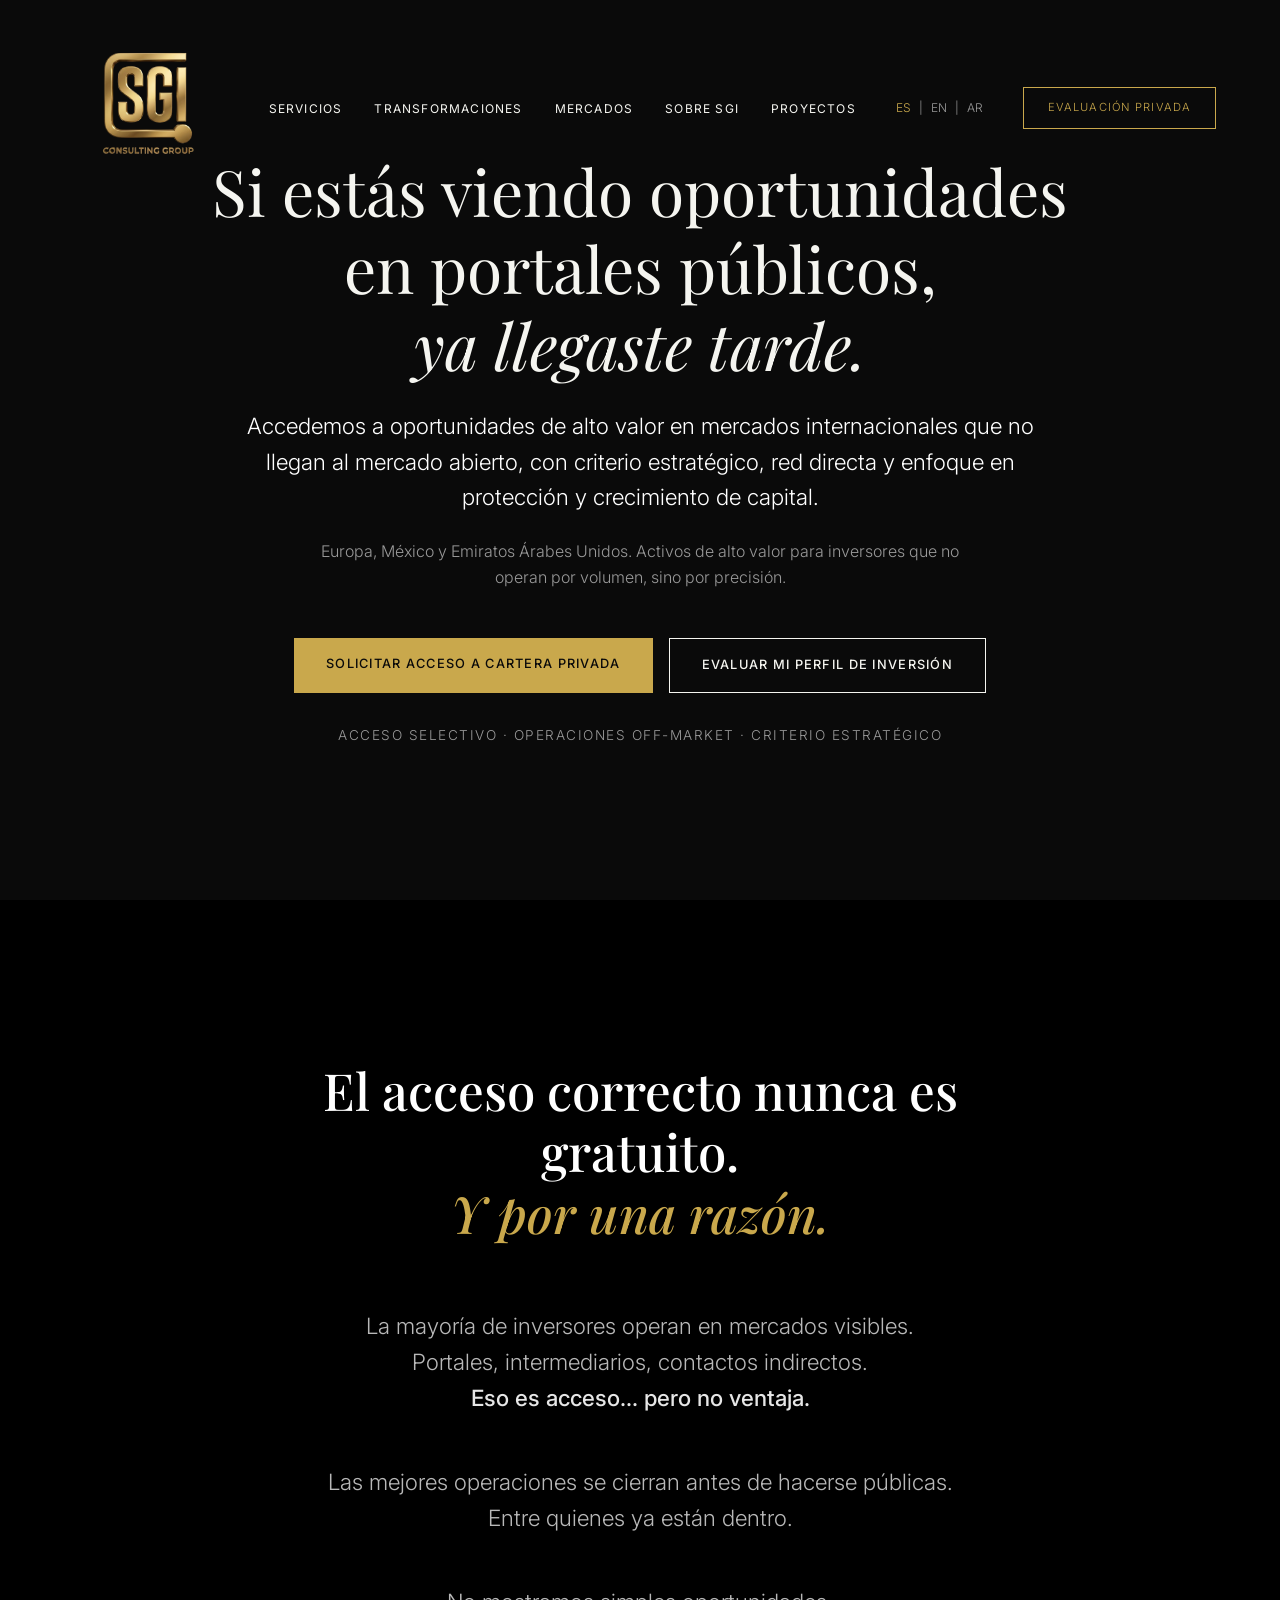
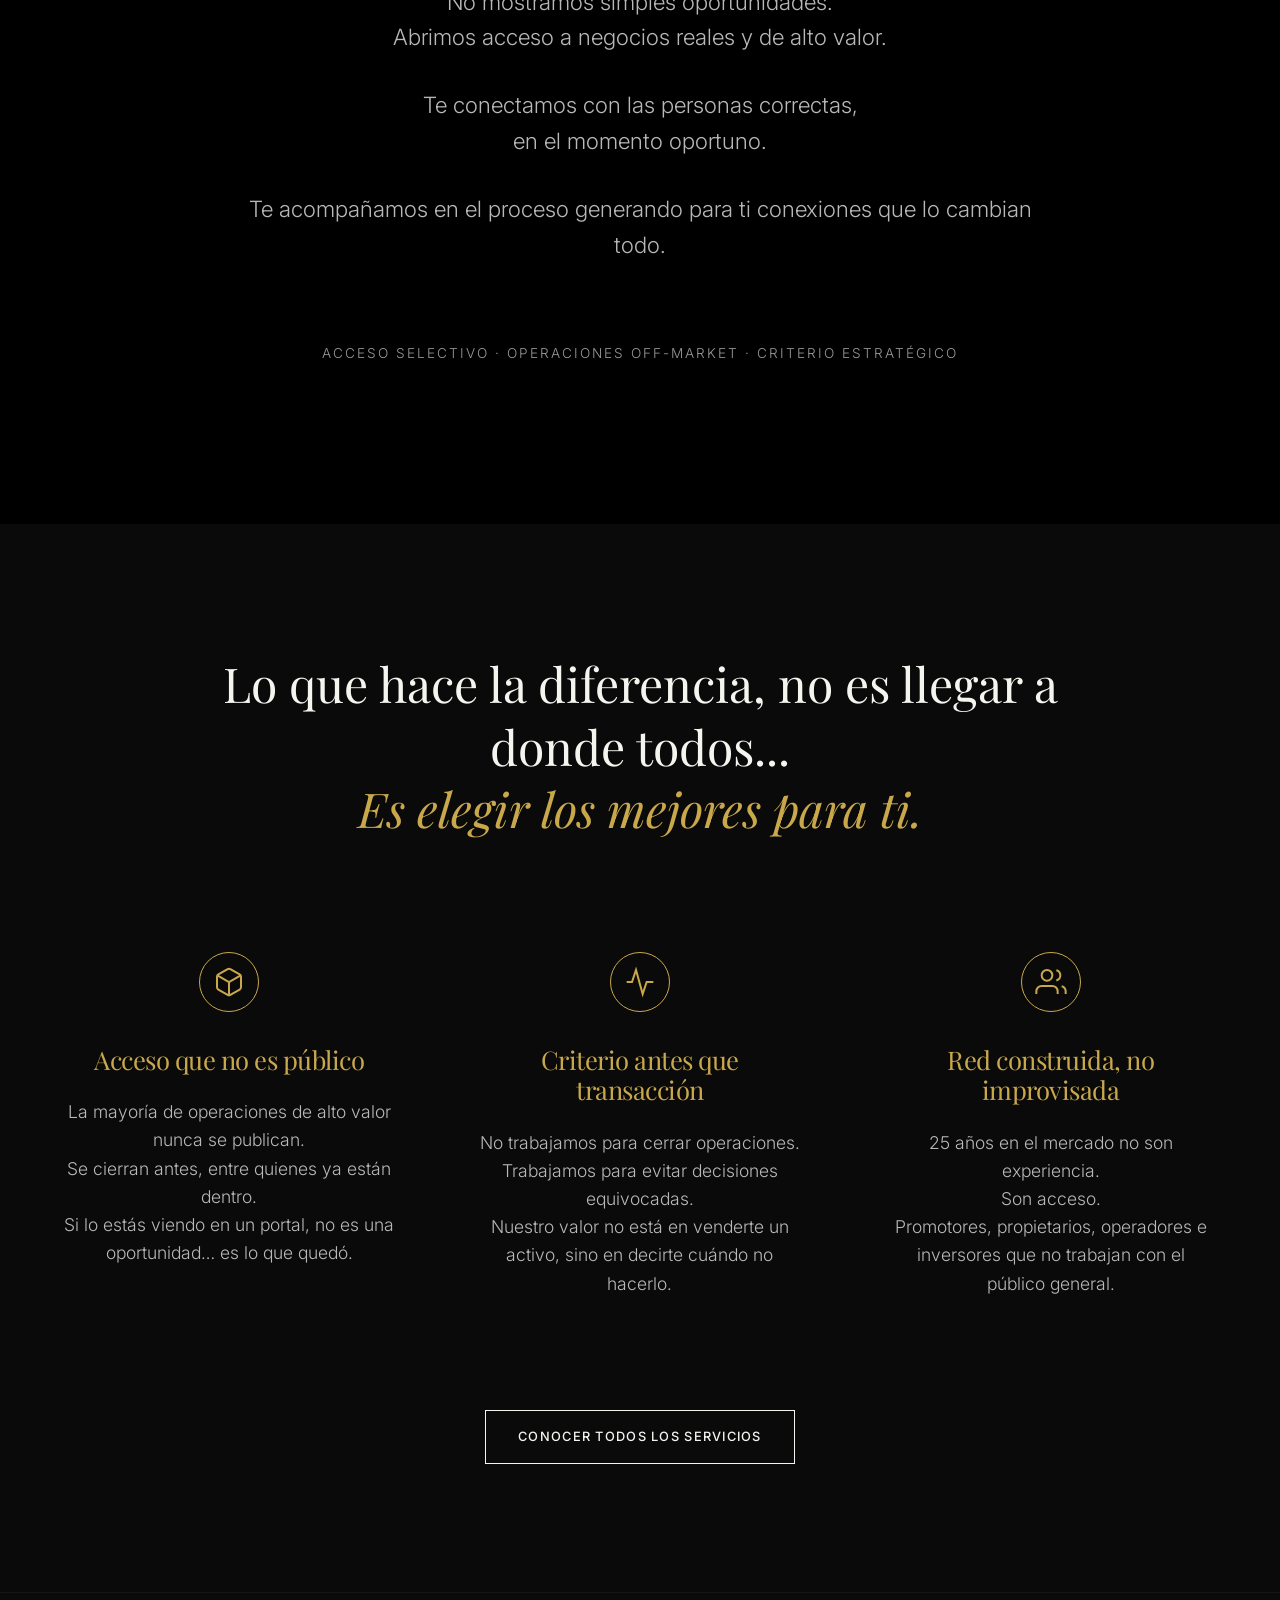
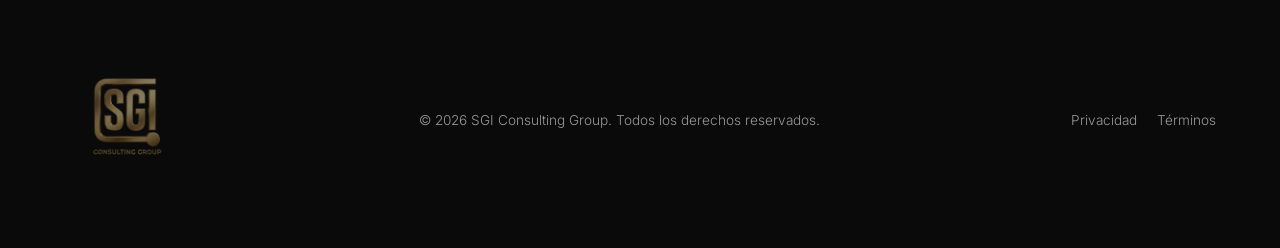
<file: index.html>
<!DOCTYPE html>
<html lang="es">
<head>
  <meta charset="UTF-8">
  <meta name="viewport" content="width=device-width, initial-scale=1.0">
  <title>SGI Consulting Group - Web Corporativa Premium</title>
  <link rel="preconnect" href="https://fonts.googleapis.com">
  <link rel="preconnect" href="https://fonts.gstatic.com" crossorigin>
  <link href="https://fonts.googleapis.com/css2?family=Inter:wght@300;400;500;600&family=Playfair+Display:ital,wght@0,400;0,500;0,600;0,700;1,400&display=swap" rel="stylesheet">
  <link rel="stylesheet" href="style.css?v=3">
</head>
<body>

  <!-- NAVBAR -->
  <nav id="navbar">
    <a href="index.html" class="nav-logo">
      <img src="Logo.png" alt="SGI Consulting Group">
    </a>
    <div class="nav-right">
      <ul class="nav-links">
        <li><a href="servicios.html?v=3">Servicios</a></li>
        <li><a href="transformaciones-estrategicas.html?v=3">Transformaciones</a></li>
        <li><a href="mercados.html?v=3">Mercados</a></li>
        <li><a href="sobre-sgi.html?v=3">Sobre SGI</a></li>
        <li><a href="proyectos.html?v=3">Proyectos</a></li>
      </ul>
      <div class="lang-selector">
        <span class="active">ES</span> | <span>EN</span> | <span>AR</span>
      </div>
      <a href="agendar-llamada.html?v=3" class="nav-cta">Evaluación Privada</a>
    </div>
    <div class="hamburger">
      <span></span><span></span><span></span>
    </div>
  </nav>

  <!-- HERO -->
  <section class="hero">
    <div class="hero-content">
      <h1>Si estás viendo oportunidades en portales públicos,<br><em>ya llegaste tarde.</em></h1>
      <p style="font-size: clamp(1.2rem, 2vw, 1.4rem); color: #FFF; max-width: 800px; margin-bottom: 1.5rem;">
        Accedemos a oportunidades de alto valor en mercados internacionales que no llegan al mercado abierto, con criterio estratégico, red directa y enfoque en protección y crecimiento de capital.
      </p>
      <p style="font-size: 1rem; color: var(--text-muted); max-width: 650px; margin-bottom: 3rem;">
        Europa, México y Emiratos Árabes Unidos. Activos de alto valor para inversores que no operan por volumen, sino por precisión.
      </p>
      <div class="hero-actions">
        <a href="agendar-llamada.html?v=3" class="btn btn-gold">Solicitar acceso a cartera privada</a>
        <a href="agendar-llamada.html?v=3" class="btn btn-outline">Evaluar mi perfil de inversión</a>
      </div>
      <div style="margin-top: 2rem; font-size: 0.85rem; color: var(--text-muted); letter-spacing: 1.5px; text-transform: uppercase;">
        Acceso selectivo &middot; Operaciones off-market &middot; Criterio estratégico
      </div>
    </div>
  </section>

  <!-- EL VALOR DEL ACCESO -->
  <section style="background: #000; padding: 10rem 2rem; text-align: center;">
    <div style="max-width: 800px; margin: 0 auto;">
      <h2 style="font-family: 'Playfair Display', serif; font-size: clamp(2.5rem, 4vw, 3.5rem); font-weight: 500; color: #FFF; margin-bottom: 4rem; line-height: 1.2;">
        El acceso correcto nunca es gratuito.<br><span style="color: var(--gold); font-style: italic;">Y por una razón.</span>
      </h2>
      
      <p style="font-size: clamp(1.2rem, 2vw, 1.4rem); color: #CCC; margin-bottom: 3rem; line-height: 1.6;">
        La mayoría de inversores operan en mercados visibles.<br>
        Portales, intermediarios, contactos indirectos.<br>
        <span style="color: #FFF; font-weight: 500;">Eso es acceso&hellip; pero no ventaja.</span>
      </p>
      
      <p style="font-size: clamp(1.2rem, 2vw, 1.4rem); color: #CCC; margin-bottom: 3rem; line-height: 1.6;">
        Las mejores operaciones se cierran antes de hacerse públicas.<br>
        Entre quienes ya están dentro.
      </p>

      <p style="font-size: clamp(1.2rem, 2vw, 1.4rem); color: #CCC; margin-bottom: 2rem; line-height: 1.6;">
        No mostramos simples oportunidades.<br>
        Abrimos acceso a negocios reales y de alto valor.
      </p>

      <p style="font-size: clamp(1.2rem, 2vw, 1.4rem); color: #CCC; margin-bottom: 2rem; line-height: 1.6;">
        Te conectamos con las personas correctas,<br>
        en el momento oportuno.
      </p>

      <p style="font-size: clamp(1.2rem, 2vw, 1.4rem); color: #CCC; margin-bottom: 5rem; line-height: 1.6;">
        Te acompañamos en el proceso generando para ti conexiones que lo cambian todo.
      </p>

      <div style="font-size: 0.85rem; color: var(--text-muted); letter-spacing: 2px; text-transform: uppercase;">
        Acceso selectivo &middot; Operaciones off-market &middot; Criterio estratégico
      </div>
    </div>
  </section>

  <!-- POR QUÉ SGI -->
  <section id="nosotros" style="padding: 8rem 4rem;">
    <h2 class="section-title" style="max-width: 900px; margin: 0 auto 5rem auto; line-height: 1.3;">
      Lo que hace la diferencia, no es llegar a donde todos...<br>
      <span style="color: var(--gold); font-style: italic;">Es elegir los mejores para ti.</span>
    </h2>
    <div class="why-grid" style="gap: 5rem; max-width: 1200px; margin: 0 auto;">
      
      <div class="why-item" style="padding: 2rem 0;">
        <div class="why-icon" style="margin-bottom: 2rem;">
          <svg width="32" height="32" viewBox="0 0 24 24" fill="none" stroke="currentColor" stroke-width="1.5"><path d="M21 16V8a2 2 0 0 0-1-1.73l-7-4a2 2 0 0 0-2 0l-7 4A2 2 0 0 0 3 8v8a2 2 0 0 0 1 1.73l7 4a2 2 0 0 0 2 0l7-4A2 2 0 0 0 21 16z"></path><polyline points="3.27 6.96 12 12.01 20.73 6.96"></polyline><line x1="12" y1="22.08" x2="12" y2="12"></line></svg>
        </div>
        <h3 style="font-size: 1.6rem; margin-bottom: 1.5rem; letter-spacing: -0.5px;">Acceso que no es público</h3>
        <p style="font-size: 1.1rem; line-height: 1.6; color: #CCC;">
          La mayoría de operaciones de alto valor nunca se publican.<br>
          Se cierran antes, entre quienes ya están dentro.<br>
          Si lo estás viendo en un portal, no es una oportunidad&hellip; es lo que quedó.
        </p>
      </div>

      <div class="why-item" style="padding: 2rem 0;">
        <div class="why-icon" style="margin-bottom: 2rem;">
          <svg width="32" height="32" viewBox="0 0 24 24" fill="none" stroke="currentColor" stroke-width="1.5"><path d="M2 12h4l3-9 5 18 3-9h5"/></svg>
        </div>
        <h3 style="font-size: 1.6rem; margin-bottom: 1.5rem; letter-spacing: -0.5px;">Criterio antes que transacción</h3>
        <p style="font-size: 1.1rem; line-height: 1.6; color: #CCC;">
          No trabajamos para cerrar operaciones.<br>
          Trabajamos para evitar decisiones equivocadas.<br>
          Nuestro valor no está en venderte un activo, sino en decirte cuándo no hacerlo.
        </p>
      </div>

      <div class="why-item" style="padding: 2rem 0;">
        <div class="why-icon" style="margin-bottom: 2rem;">
          <svg width="32" height="32" viewBox="0 0 24 24" fill="none" stroke="currentColor" stroke-width="1.5"><path d="M17 21v-2a4 4 0 0 0-4-4H5a4 4 0 0 0-4 4v2"></path><circle cx="9" cy="7" r="4"></circle><path d="M23 21v-2a4 4 0 0 0-3-3.87"></path><path d="M16 3.13a4 4 0 0 1 0 7.75"></path></svg>
        </div>
        <h3 style="font-size: 1.6rem; margin-bottom: 1.5rem; letter-spacing: -0.5px;">Red construida, no improvisada</h3>
        <p style="font-size: 1.1rem; line-height: 1.6; color: #CCC;">
          25 años en el mercado no son experiencia.<br>
          Son acceso.<br>
          Promotores, propietarios, operadores e inversores que no trabajan con el público general.
        </p>
      </div>

    </div>
    <div style="text-align: center; margin-top: 5rem;">
      <a href="servicios.html?v=3" class="btn btn-outline">Conocer todos los servicios</a>
    </div>
  </section>

  <!-- FOOTER -->
  <footer>
    <div class="footer-logo">
      <a href="index.html"><img src="Logo.png" alt="SGI Consulting Group"></a>
    </div>
    <div>
      &copy; 2026 SGI Consulting Group. Todos los derechos reservados.
    </div>
    <div>
      <a href="#" style="color:var(--text-muted); text-decoration:none; margin-left:1rem;">Privacidad</a>
      <a href="#" style="color:var(--text-muted); text-decoration:none; margin-left:1rem;">Términos</a>
    </div>
  </footer>

  <script>
    // Navbar scroll effect
    window.addEventListener('scroll', () => {
      const nav = document.getElementById('navbar');
      if (window.scrollY > 50) {
        nav.classList.add('scrolled');
      } else {
        nav.classList.remove('scrolled');
      }
    });
  </script>
</body>
</html>
</file>
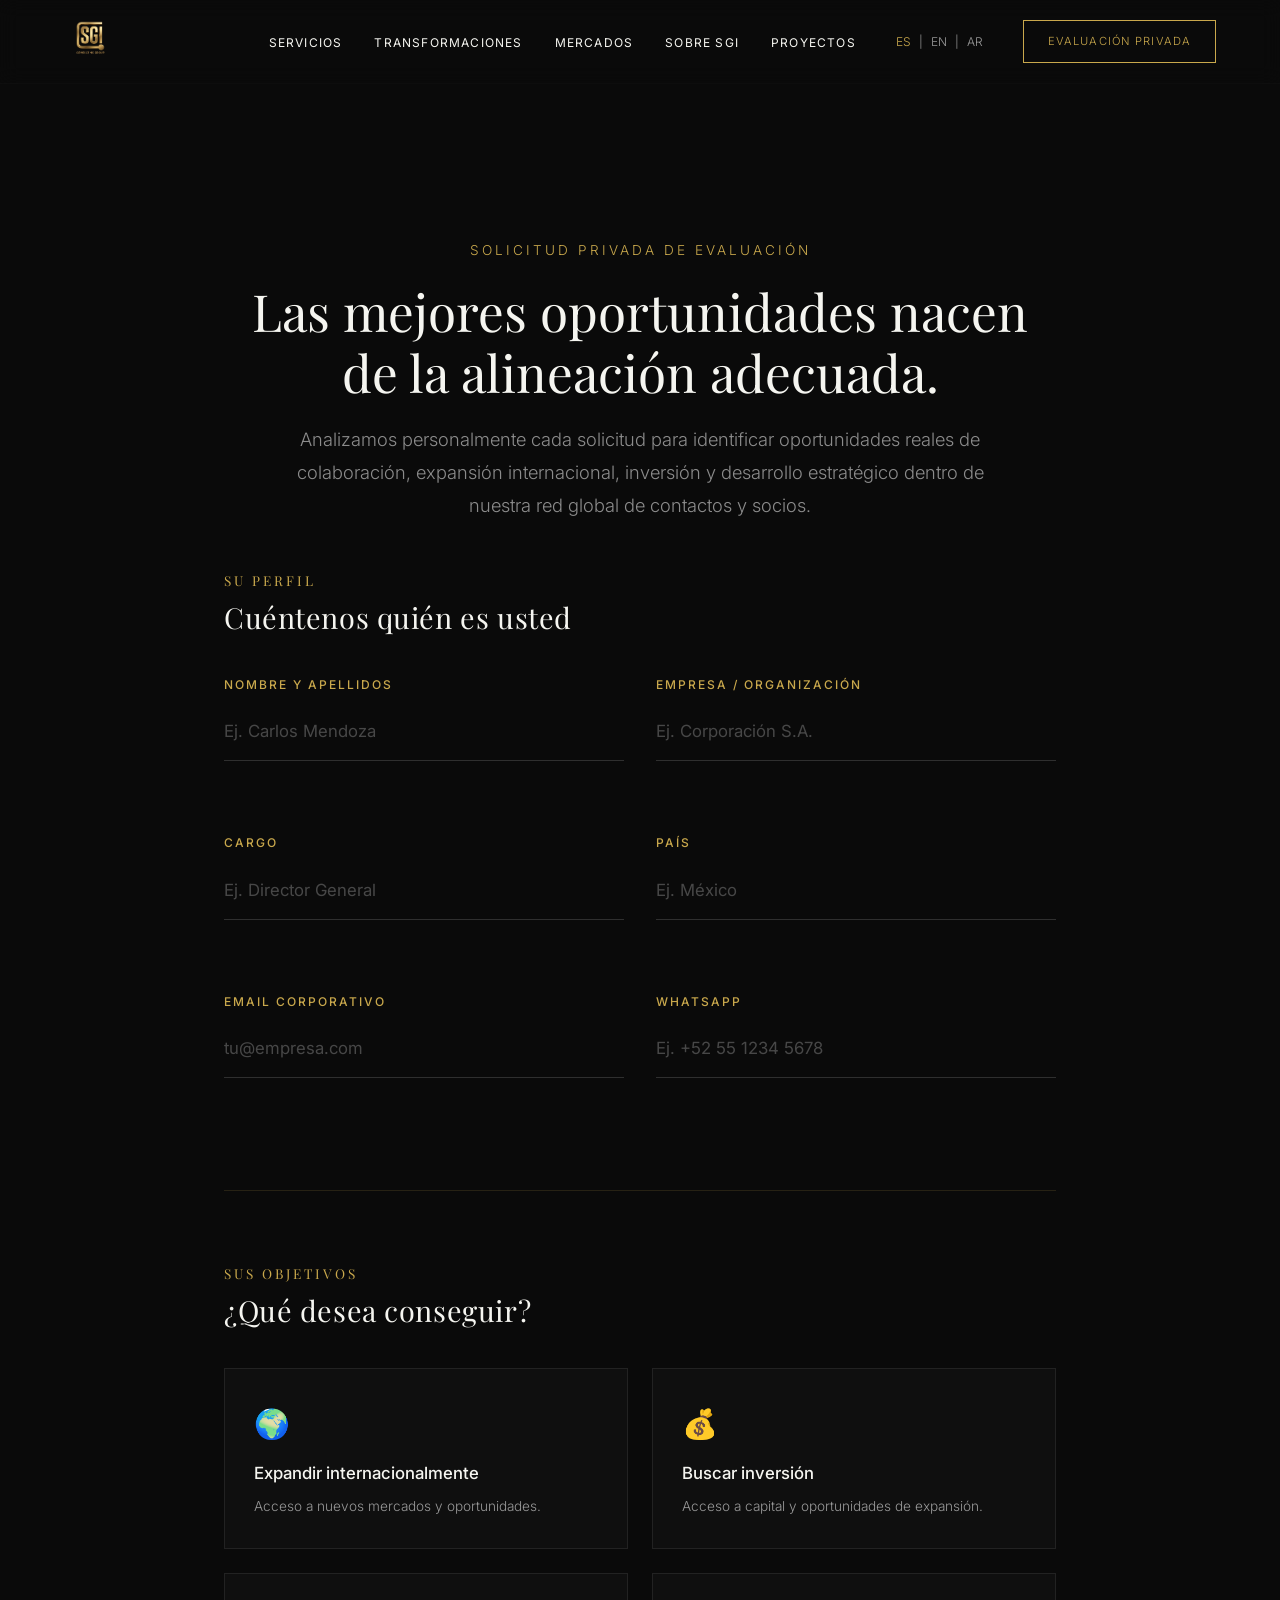
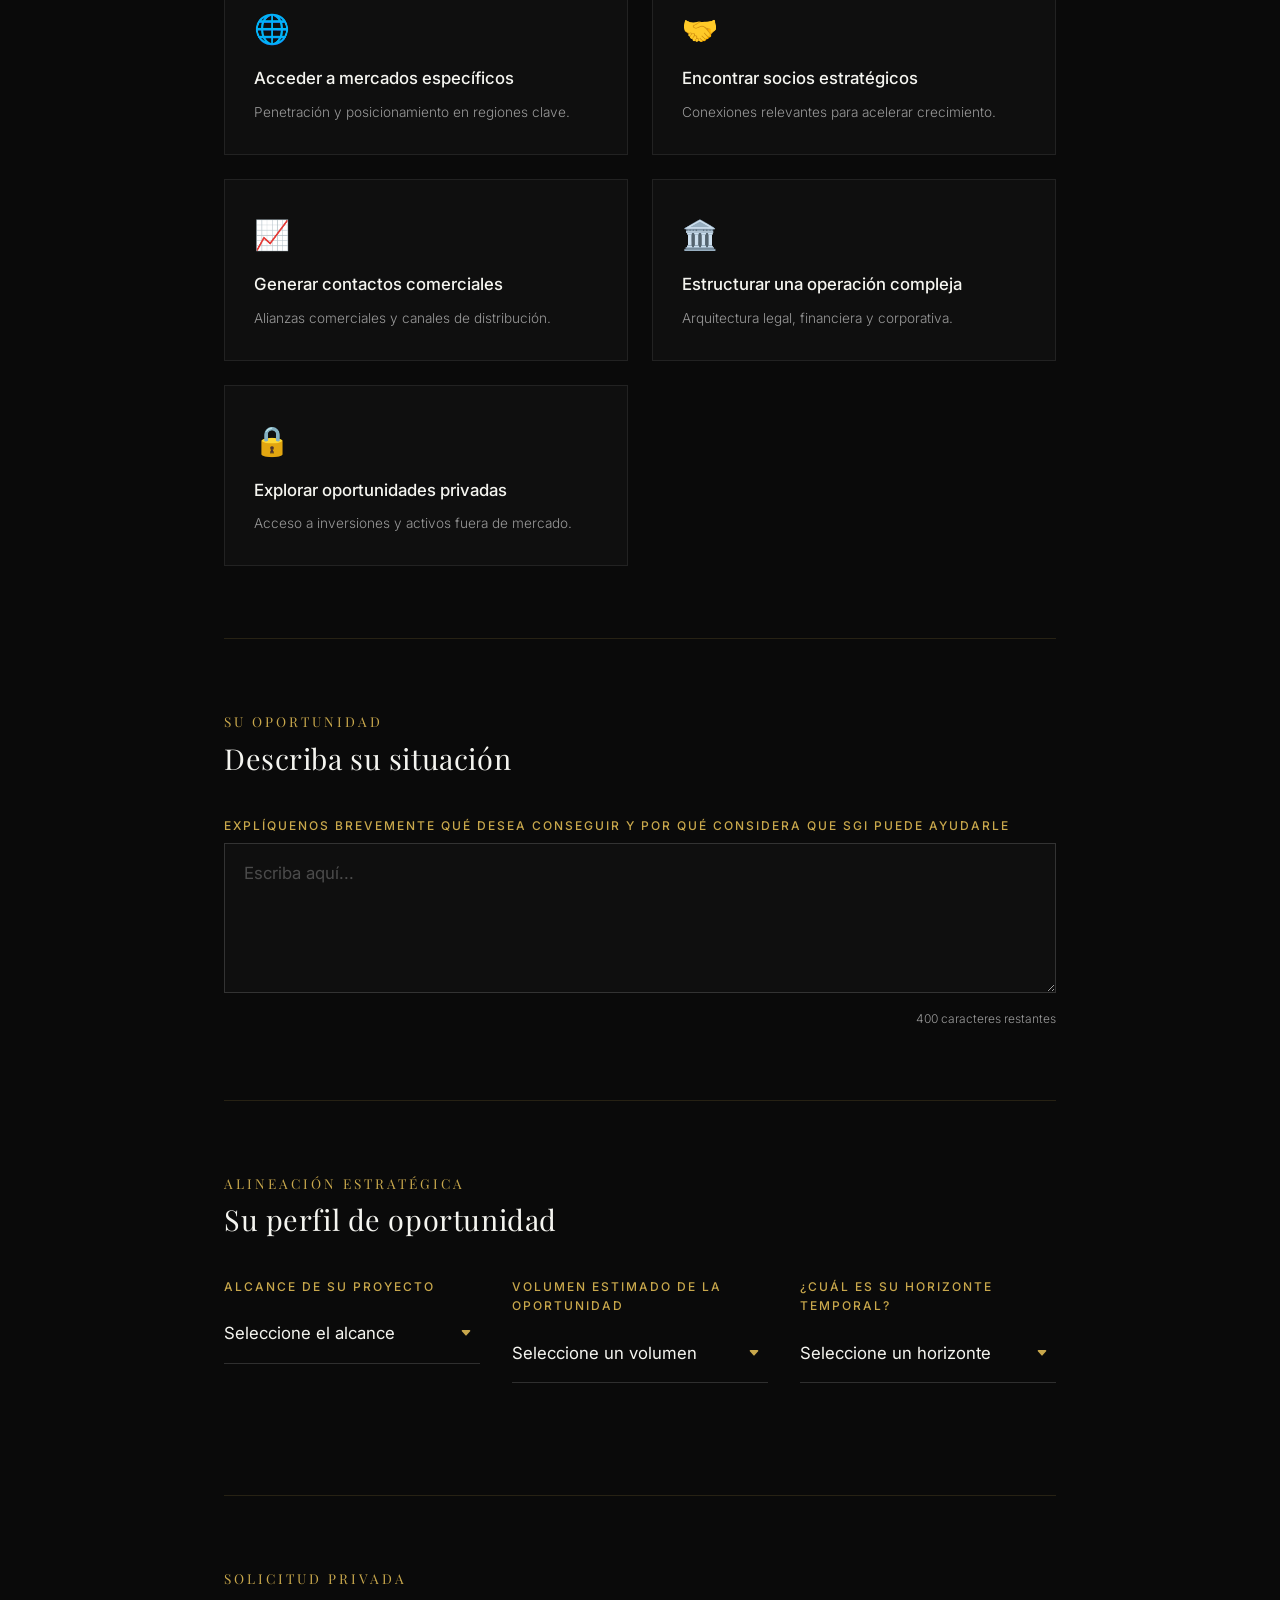
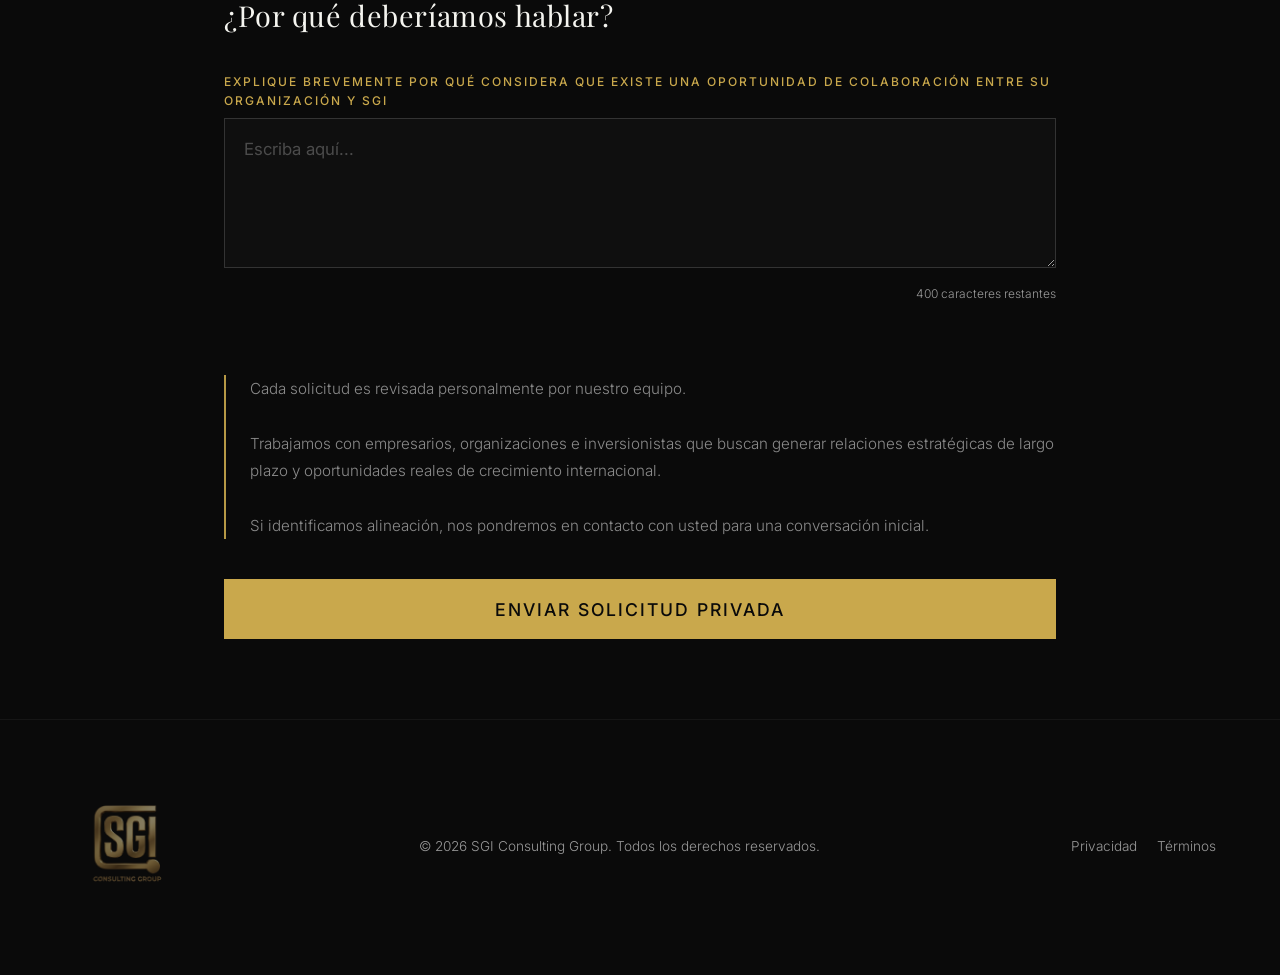
<file: agendar-llamada.html>
<!DOCTYPE html>
<html lang="es">
<head>
  <meta charset="UTF-8">
  <meta name="viewport" content="width=device-width, initial-scale=1.0">
  <title>Contacto | SGI Consulting Group</title>
  <link rel="preconnect" href="https://fonts.googleapis.com">
  <link rel="preconnect" href="https://fonts.gstatic.com" crossorigin>
  <link href="https://fonts.googleapis.com/css2?family=Inter:wght@300;400;500;600&family=Playfair+Display:ital,wght@0,400;0,500;0,600;0,700;1,400&display=swap" rel="stylesheet">
  <link rel="stylesheet" href="style.css?v=3">
</head>
<body class="internal-page">

  <!-- NAVBAR -->
  <nav id="navbar">
    <a href="index.html" class="nav-logo">
      <img src="Logo.png" alt="SGI Consulting Group">
    </a>
    <div class="nav-right">
      <ul class="nav-links">
        <li><a href="servicios.html?v=3">Servicios</a></li>
        <li><a href="transformaciones-estrategicas.html?v=3">Transformaciones</a></li>
        <li><a href="mercados.html?v=3">Mercados</a></li>
        <li><a href="sobre-sgi.html?v=3">Sobre SGI</a></li>
        <li><a href="proyectos.html?v=3">Proyectos</a></li>
      </ul>
      <div class="lang-selector">
        <span class="active">ES</span> | <span>EN</span> | <span>AR</span>
      </div>
      <a href="agendar-llamada.html?v=3" class="nav-cta">Evaluación Privada</a>
    </div>
    <div class="hamburger">
      <span></span><span></span><span></span>
    </div>
  </nav>



  <style>
    .form-section-adjusted {
      padding-top: clamp(90px, 10vh, 110px); 
      padding-bottom: 5rem; 
      min-height: 55vh;
    }
    .eyebrow-text {
      color: var(--gold); 
      font-size: 0.85rem; 
      text-transform: uppercase; 
      letter-spacing: 3px; 
      margin-bottom: 1.2rem; 
      display: block;
      text-align: center;
    }
  </style>

  <!-- FORM / CONTACT -->
  <section id="contacto" class="form-section form-section-adjusted">
    <div style="max-width: 900px; margin: 0 auto; text-align: center;">
      <span class="eyebrow-text">Solicitud Privada de Evaluación</span>
      <h2 class="section-title" style="font-size: clamp(2.2rem, 4vw, 3.2rem); margin-bottom: 1.2rem; line-height: 1.2; font-family: var(--font-serif); font-weight: 400;">Las mejores oportunidades nacen de la alineación adecuada.</h2>
      <p style="color:var(--text-muted); max-width:750px; margin:0 auto; font-size: 1.15rem; line-height: 1.8;">Analizamos personalmente cada solicitud para identificar oportunidades reales de colaboración, expansión internacional, inversión y desarrollo estratégico dentro de nuestra red global de contactos y socios.</p>
    </div>
    
    <div class="form-container">
      <form id="crm-form" class="evaluation-form">
        
        <!-- SU PERFIL -->
        <div class="form-step">
          <span class="step-number">SU PERFIL</span>
          <h3 class="step-title">Cuéntenos quién es usted</h3>
          <div class="form-grid form-grid-2col">
            <div class="form-group-swiss">
              <label class="form-label-swiss" for="nombre">Nombre y Apellidos</label>
              <input type="text" id="nombre" name="nombre" class="form-control-swiss" placeholder="Ej. Carlos Mendoza" required autocomplete="name">
            </div>
            <div class="form-group-swiss">
              <label class="form-label-swiss" for="empresa">Empresa / Organización</label>
              <input type="text" id="empresa" name="empresa" class="form-control-swiss" placeholder="Ej. Corporación S.A." required>
            </div>
            <div class="form-group-swiss">
              <label class="form-label-swiss" for="cargo">Cargo</label>
              <input type="text" id="cargo" name="cargo" class="form-control-swiss" placeholder="Ej. Director General" required>
            </div>
            <div class="form-group-swiss">
              <label class="form-label-swiss" for="pais">País</label>
              <input type="text" id="pais" name="pais" class="form-control-swiss" placeholder="Ej. México" required autocomplete="country-name">
            </div>
            <div class="form-group-swiss">
              <label class="form-label-swiss" for="email">Email Corporativo</label>
              <input type="email" id="email" name="email" class="form-control-swiss" placeholder="tu@empresa.com" required autocomplete="email">
            </div>
            <div class="form-group-swiss">
              <label class="form-label-swiss" for="telefono">WhatsApp</label>
              <input type="tel" id="telefono" name="telefono" class="form-control-swiss" placeholder="Ej. +52 55 1234 5678" required autocomplete="tel">
            </div>
          </div>
        </div>

        <!-- SUS OBJETIVOS -->
        <div class="form-step">
          <span class="step-number">SUS OBJETIVOS</span>
          <h3 class="step-title">¿Qué desea conseguir?</h3>
          <input type="hidden" name="objetivo" id="objetivo_hidden">
          
          <div class="visual-cards-grid">
            <div class="visual-card">
              <input type="checkbox" id="goal-1" value="Expandir internacionalmente" class="visual-card-input">
              <label for="goal-1" class="visual-card-label">
                <div class="visual-card-icon">🌍</div>
                <div class="visual-card-title">Expandir internacionalmente</div>
                <div class="visual-card-desc">Acceso a nuevos mercados y oportunidades.</div>
              </label>
            </div>
            <div class="visual-card">
              <input type="checkbox" id="goal-2" value="Buscar inversión" class="visual-card-input">
              <label for="goal-2" class="visual-card-label">
                <div class="visual-card-icon">💰</div>
                <div class="visual-card-title">Buscar inversión</div>
                <div class="visual-card-desc">Acceso a capital y oportunidades de expansión.</div>
              </label>
            </div>
            <div class="visual-card">
              <input type="checkbox" id="goal-3" value="Acceder a mercados específicos" class="visual-card-input">
              <label for="goal-3" class="visual-card-label">
                <div class="visual-card-icon">🌐</div>
                <div class="visual-card-title">Acceder a mercados específicos</div>
                <div class="visual-card-desc">Penetración y posicionamiento en regiones clave.</div>
              </label>
            </div>
            <div class="visual-card">
              <input type="checkbox" id="goal-4" value="Encontrar socios estratégicos" class="visual-card-input">
              <label for="goal-4" class="visual-card-label">
                <div class="visual-card-icon">🤝</div>
                <div class="visual-card-title">Encontrar socios estratégicos</div>
                <div class="visual-card-desc">Conexiones relevantes para acelerar crecimiento.</div>
              </label>
            </div>
            <div class="visual-card">
              <input type="checkbox" id="goal-5" value="Generar contactos comerciales" class="visual-card-input">
              <label for="goal-5" class="visual-card-label">
                <div class="visual-card-icon">📈</div>
                <div class="visual-card-title">Generar contactos comerciales</div>
                <div class="visual-card-desc">Alianzas comerciales y canales de distribución.</div>
              </label>
            </div>
            <div class="visual-card">
              <input type="checkbox" id="goal-6" value="Estructurar una operación compleja" class="visual-card-input">
              <label for="goal-6" class="visual-card-label">
                <div class="visual-card-icon">🏛️</div>
                <div class="visual-card-title">Estructurar una operación compleja</div>
                <div class="visual-card-desc">Arquitectura legal, financiera y corporativa.</div>
              </label>
            </div>
            <div class="visual-card">
              <input type="checkbox" id="goal-7" value="Explorar oportunidades privadas" class="visual-card-input">
              <label for="goal-7" class="visual-card-label">
                <div class="visual-card-icon">🔒</div>
                <div class="visual-card-title">Explorar oportunidades privadas</div>
                <div class="visual-card-desc">Acceso a inversiones y activos fuera de mercado.</div>
              </label>
            </div>
          </div>
        </div>

        <!-- SU OPORTUNIDAD -->
        <div class="form-step">
          <span class="step-number">SU OPORTUNIDAD</span>
          <h3 class="step-title">Describa su situación</h3>
          <div class="form-grid">
            <div class="form-group-swiss" style="margin-bottom: 0;">
              <label class="form-label-swiss" for="descripcion">Explíquenos brevemente qué desea conseguir y por qué considera que SGI puede ayudarle</label>
              <textarea id="descripcion" name="descripcion" class="form-control-swiss" rows="5" maxlength="400" placeholder="Escriba aquí..." required></textarea>
              <span id="char-count-desc" class="char-counter">400 caracteres restantes</span>
            </div>
          </div>
        </div>

        <!-- ALINEACIÓN ESTRATÉGICA -->
        <div class="form-step">
          <span class="step-number">ALINEACIÓN ESTRATÉGICA</span>
          <h3 class="step-title">Su perfil de oportunidad</h3>
          <div class="form-grid form-grid-3col">
            <div class="form-group-swiss">
              <label class="form-label-swiss" for="alcance">Alcance de su proyecto</label>
              <select id="alcance" name="alcance" class="form-control-swiss" required>
                <option value="" disabled selected>Seleccione el alcance</option>
                <option value="Local">Local</option>
                <option value="Nacional">Nacional</option>
                <option value="Internacional">Internacional</option>
                <option value="Global">Global</option>
              </select>
            </div>
            <div class="form-group-swiss">
              <label class="form-label-swiss" for="volumen">Volumen estimado de la oportunidad</label>
              <select id="volumen" name="volumen" class="form-control-swiss" required>
                <option value="" disabled selected>Seleccione un volumen</option>
                <option value="Menos de 1 millón €">Menos de 1 millón €</option>
                <option value="Entre 1 y 10 millones €">Entre 1 y 10 millones €</option>
                <option value="Más de 10 millones €">Más de 10 millones €</option>
                <option value="Prefiero comentarlo personalmente">Prefiero comentarlo personalmente</option>
              </select>
            </div>
            <div class="form-group-swiss">
              <label class="form-label-swiss" for="horizonte">¿Cuál es su horizonte temporal?</label>
              <select id="horizonte" name="horizonte" class="form-control-swiss" required>
                <option value="" disabled selected>Seleccione un horizonte</option>
                <option value="Inmediato">Inmediato</option>
                <option value="1-3 meses">1-3 meses</option>
                <option value="3-6 meses">3-6 meses</option>
                <option value="Más de 6 meses">Más de 6 meses</option>
              </select>
            </div>
          </div>
        </div>

        <!-- SOLICITUD PRIVADA -->
        <div class="form-step">
          <span class="step-number">SOLICITUD PRIVADA</span>
          <h3 class="step-title">¿Por qué deberíamos hablar?</h3>
          <div class="form-grid">
            <div class="form-group-swiss" style="margin-bottom: 0;">
              <label class="form-label-swiss" for="motivo_hablar">Explique brevemente por qué considera que existe una oportunidad de colaboración entre su organización y SGI</label>
              <textarea id="motivo_hablar" name="motivo_hablar" class="form-control-swiss" rows="4" maxlength="400" placeholder="Escriba aquí..." required></textarea>
              <span id="char-count-motivo" class="char-counter">400 caracteres restantes</span>
            </div>
          </div>
        </div>

        <div style="margin-top: 4.5rem; text-align: left;">
          <p class="form-footer-note">
            Cada solicitud es revisada personalmente por nuestro equipo.<br><br>
            Trabajamos con empresarios, organizaciones e inversionistas que buscan generar relaciones estratégicas de largo plazo y oportunidades reales de crecimiento internacional.<br><br>
            Si identificamos alineación, nos pondremos en contacto con usted para una conversación inicial.
          </p>
          <button type="submit" id="submit-btn" class="btn-submit-premium">ENVIAR SOLICITUD PRIVADA</button>
          
          <div id="form-success-msg" style="display: none; color: var(--gold); font-size: 1.1rem; border: 1px solid var(--gold); padding: 1.5rem; background: rgba(201,168,76,0.05); margin-top: 1.5rem; border-radius: 0; line-height: 1.6;">
            Solicitud recibida. El equipo de SGI revisará su perfil y contactará con usted si existe alineación estratégica.
          </div>
          <div id="form-error-msg" style="display: none; color: #ff6b6b; font-size: 1rem; margin-top: 1.5rem; border: 1px solid #ff6b6b; padding: 1rem; background: rgba(255, 107, 107, 0.05); border-radius: 0;">
            Ocurrió un error al enviar el formulario. Por favor, intenta de nuevo o contáctanos directamente.
          </div>
        </div>
      </form>
    </div>
  </section>

  <!-- FOOTER -->
  <footer>
    <div class="footer-logo">
      <a href="index.html"><img src="Logo.png" alt="SGI Consulting Group"></a>
    </div>
    <div>
      &copy; 2026 SGI Consulting Group. Todos los derechos reservados.
    </div>
    <div>
      <a href="#" style="color:var(--text-muted); text-decoration:none; margin-left:1rem;">Privacidad</a>
      <a href="#" style="color:var(--text-muted); text-decoration:none; margin-left:1rem;">Términos</a>
    </div>
  </footer>

  <script>
    // Navbar scroll effect
    window.addEventListener('scroll', () => {
      const nav = document.querySelector('nav');
      if (window.scrollY > 50) {
        nav.classList.add('scrolled');
      } else {
        nav.classList.remove('scrolled');
      }
    });

    // Mobile hamburger menu toggle
    const hamburger = document.querySelector('.hamburger');
    const navRight = document.querySelector('.nav-right');
    if (hamburger && navRight) {
      hamburger.addEventListener('click', () => {
        hamburger.classList.toggle('active');
        navRight.classList.toggle('active');
      });
    }

    // Character counter for Paso 3 textarea
    const descTextarea = document.getElementById('descripcion');
    const charCountDesc = document.getElementById('char-count-desc');
    descTextarea.addEventListener('input', () => {
      const remaining = 400 - descTextarea.value.length;
      charCountDesc.textContent = `${remaining} caracteres restantes`;
    });

    // Character counter for Paso 5 textarea
    const motivoTextarea = document.getElementById('motivo_hablar');
    const charCountMotivo = document.getElementById('char-count-motivo');
    motivoTextarea.addEventListener('input', () => {
      const remaining = 400 - motivoTextarea.value.length;
      charCountMotivo.textContent = `${remaining} caracteres restantes`;
    });

    // Sync visual checkboxes to the hidden input
    const checkboxes = document.querySelectorAll('.visual-card-input');
    const hiddenInput = document.getElementById('objetivo_hidden');
    
    function updateObjectives() {
      const selected = [];
      checkboxes.forEach(cb => {
        if (cb.checked) {
          selected.push(cb.value);
        }
      });
      hiddenInput.value = selected.join(', ');
    }

    checkboxes.forEach(cb => {
      cb.addEventListener('change', updateObjectives);
    });

    // Form submission logic
    const form = document.getElementById('crm-form');
    const submitBtn = document.getElementById('submit-btn');
    const successMsg = document.getElementById('form-success-msg');
    const errorMsg = document.getElementById('form-error-msg');
    
    // URL DE GOOGLE APPS SCRIPT
    const scriptURL = 'https://script.google.com/macros/s/AKfycbzw064Lw6ICU3078VvK7tJY7kVbgJWd-O8hNTpQL38_hkYqv5BcCnqEomls60Yc7sLRKw/exec';

    // Add visual submission class to highlight empty required fields in red
    submitBtn.addEventListener('click', () => {
      form.classList.add('submitted');
    });

    form.addEventListener('submit', e => {
      e.preventDefault();
      
      // Ensure at least one goal is checked
      const anyChecked = Array.from(checkboxes).some(cb => cb.checked);
      if (!anyChecked) {
        alert('Por favor, seleccione al menos una opción en SUS OBJETIVOS.');
        return;
      }
      
      submitBtn.innerText = "ENVIANDO SOLICITUD...";
      submitBtn.disabled = true;
      submitBtn.style.opacity = "0.7";

      fetch(scriptURL, { method: 'POST', body: new FormData(form) })
        .then(response => {
          submitBtn.style.display = 'none';
          successMsg.style.display = 'block';
          errorMsg.style.display = 'none';
          form.reset();
          form.classList.remove('submitted');
          hiddenInput.value = '';
          charCountDesc.textContent = '400 caracteres restantes';
          charCountMotivo.textContent = '400 caracteres restantes';
        })
        .catch(error => {
          console.error('Error!', error.message);
          submitBtn.innerText = "ENVIAR SOLICITUD PRIVADA";
          submitBtn.disabled = false;
          submitBtn.style.opacity = "1";
          errorMsg.style.display = 'block';
        });
    });
  </script>
</body>
</html>
</file>
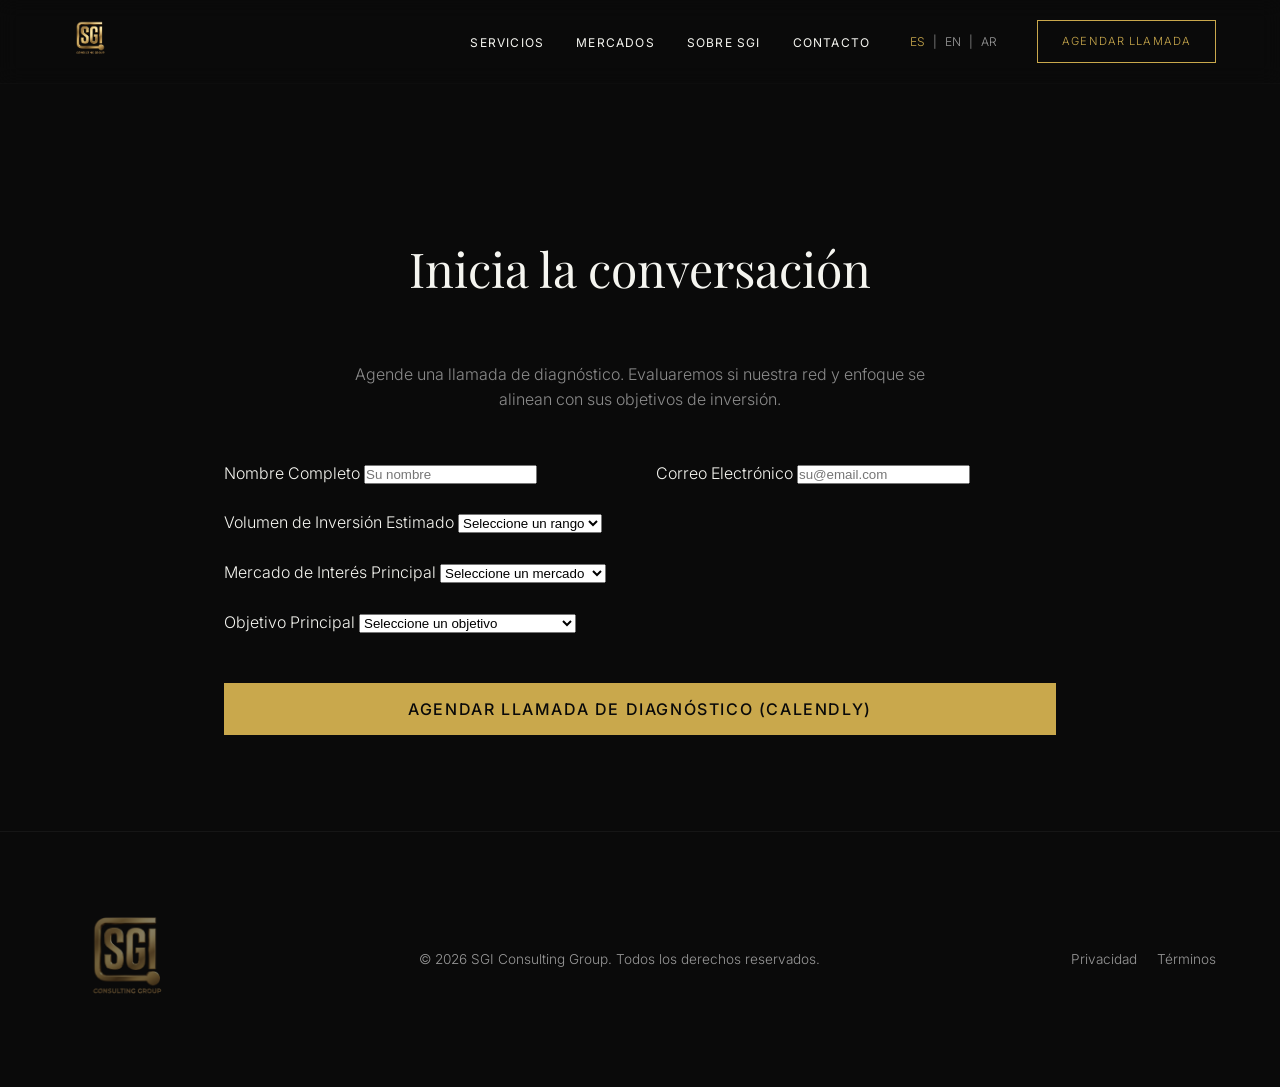
<file: contacto.html>
<!DOCTYPE html>
<html lang="es">
<head>
  <meta charset="UTF-8">
  <meta name="viewport" content="width=device-width, initial-scale=1.0">
  <title>Contacto | SGI Consulting Group</title>
  <link rel="preconnect" href="https://fonts.googleapis.com">
  <link rel="preconnect" href="https://fonts.gstatic.com" crossorigin>
  <link href="https://fonts.googleapis.com/css2?family=Inter:wght@300;400;500;600&family=Playfair+Display:ital,wght@0,400;0,500;0,600;0,700;1,400&display=swap" rel="stylesheet">
  <link rel="stylesheet" href="style.css">
</head>
<body class="internal-page">

  <!-- NAVBAR -->
  <nav id="navbar">
    <a href="index.html" class="nav-logo">
      <img src="Logo.png" alt="SGI Consulting Group">
    </a>
    <div class="nav-right">
      <ul class="nav-links">
        <li><a href="servicios.html">Servicios</a></li>
        <li><a href="mercados.html">Mercados</a></li>
        <li><a href="sobre-sgi.html">Sobre SGI</a></li>
        <li><a href="contacto.html">Contacto</a></li>
      </ul>
      <div class="lang-selector">
        <span class="active">ES</span> | <span>EN</span> | <span>AR</span>
      </div>
      <a href="contacto.html" class="nav-cta">Agendar llamada</a>
    </div>
    <div class="hamburger">
      <span></span><span></span><span></span>
    </div>
  </nav>

  <!-- FORM / CONTACT -->
  <section id="contacto" class="form-section" style="min-height: 80vh;">
    <h2 class="section-title">Inicia la conversación</h2>
    <p style="color:var(--text-muted); max-width:600px; margin:0 auto;">Agende una llamada de diagnóstico. Evaluaremos si nuestra red y enfoque se alinean con sus objetivos de inversión.</p>
    
    <div class="form-container">
      <form>
        <div style="display:grid; grid-template-columns: 1fr 1fr; gap:2rem;">
          <div class="form-group">
            <label class="form-label">Nombre Completo</label>
            <input type="text" class="form-control" placeholder="Su nombre">
          </div>
          <div class="form-group">
            <label class="form-label">Correo Electrónico</label>
            <input type="email" class="form-control" placeholder="su@email.com">
          </div>
        </div>
        <div class="form-group" style="margin-top:1.5rem;">
          <label class="form-label">Volumen de Inversión Estimado</label>
          <select class="form-control form-select">
            <option>Seleccione un rango</option>
            <option>€500K - €1M</option>
            <option>€1M - €5M</option>
            <option>+€5M</option>
          </select>
        </div>
        <div class="form-group" style="margin-top:1.5rem;">
          <label class="form-label">Mercado de Interés Principal</label>
          <select class="form-control form-select">
            <option>Seleccione un mercado</option>
            <option>Europa</option>
            <option>México</option>
            <option>Emiratos Árabes Unidos</option>
            <option>Diversificado</option>
          </select>
        </div>
        <div class="form-group" style="margin-top:1.5rem;">
          <label class="form-label">Objetivo Principal</label>
          <select class="form-control form-select">
            <option>Seleccione un objetivo</option>
            <option>Rentabilidad a corto/medio plazo</option>
            <option>Preservación de capital</option>
            <option>Diversificación de portafolio</option>
          </select>
        </div>
        
        <div style="margin-top: 3rem; text-align: center;">
          <button type="submit" class="btn btn-gold" style="width:100%; font-size:1rem;">Agendar llamada de diagnóstico (Calendly)</button>
        </div>
      </form>
    </div>
  </section>

  <!-- FOOTER -->
  <footer>
    <div class="footer-logo">
      <a href="index.html"><img src="Logo.png" alt="SGI Consulting Group"></a>
    </div>
    <div>
      &copy; 2026 SGI Consulting Group. Todos los derechos reservados.
    </div>
    <div>
      <a href="#" style="color:var(--text-muted); text-decoration:none; margin-left:1rem;">Privacidad</a>
      <a href="#" style="color:var(--text-muted); text-decoration:none; margin-left:1rem;">Términos</a>
    </div>
  </footer>

  <script>
    // Navbar scroll effect
    window.addEventListener('scroll', () => {
      const nav = document.getElementById('navbar');
      if (window.scrollY > 10) {
        nav.classList.add('scrolled');
      } else {
        nav.classList.remove('scrolled');
      }
    });
  </script>
</body>
</html>
</file>
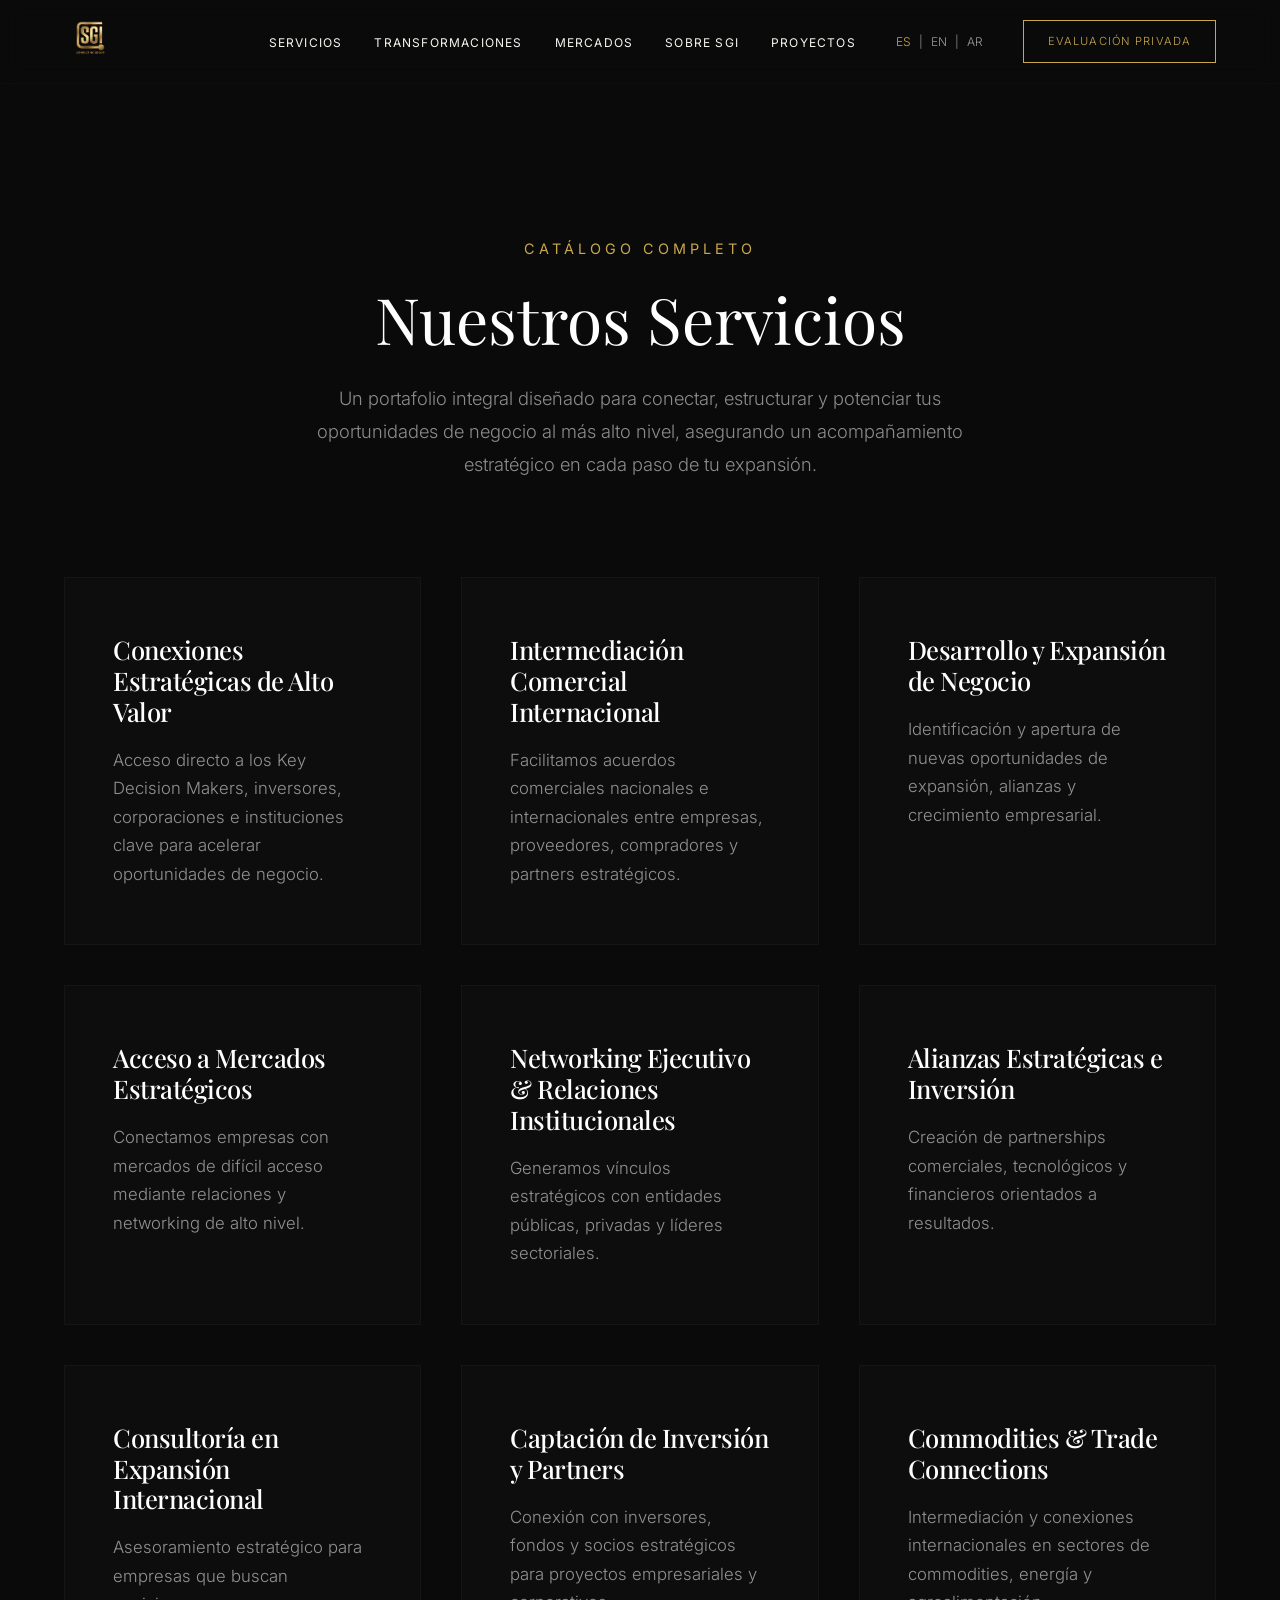
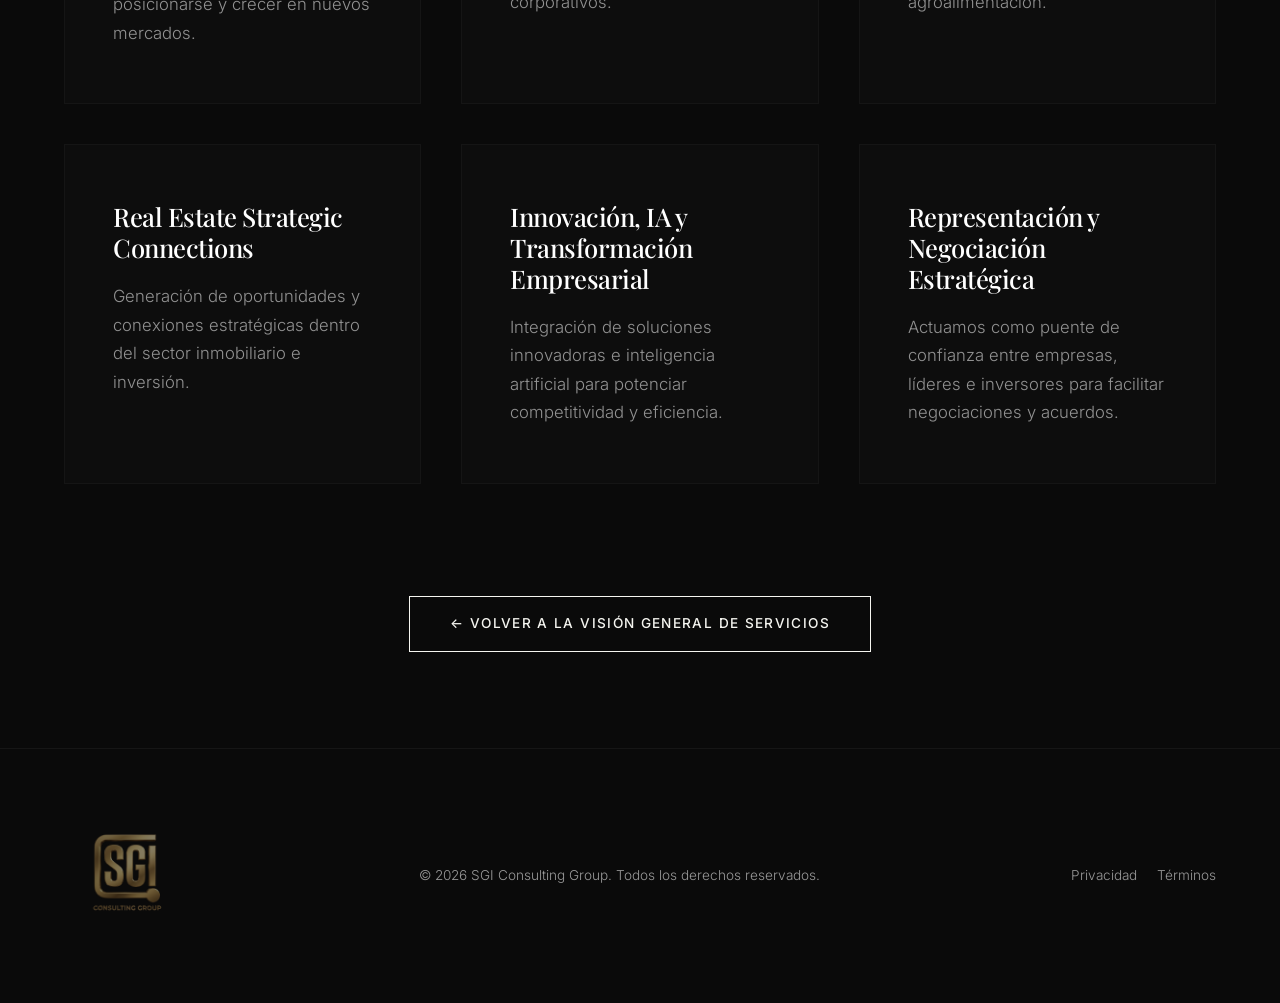
<file: detalles-servicios.html>
<!DOCTYPE html>
<html lang="es">
<head>
  <meta charset="UTF-8">
  <meta name="viewport" content="width=device-width, initial-scale=1.0">
  <title>Detalle de Servicios | SGI Consulting Group</title>
  <link rel="preconnect" href="https://fonts.googleapis.com">
  <link rel="preconnect" href="https://fonts.gstatic.com" crossorigin>
  <link href="https://fonts.googleapis.com/css2?family=Inter:wght@300;400;500;600&family=Playfair+Display:ital,wght@0,400;0,500;0,600;0,700;1,400&display=swap" rel="stylesheet">
  <link rel="stylesheet" href="style.css?v=3">
  <style>
    .details-hero {
      text-align: center;
      margin-bottom: 6rem;
    }
    .details-hero h1 {
      font-size: clamp(2.5rem, 5vw, 4rem);
      margin-bottom: 1.5rem;
      color: #FFF;
    }
    .details-hero p {
      color: var(--text-muted);
      max-width: 700px;
      margin: 0 auto;
      font-size: 1.15rem;
      line-height: 1.8;
    }
    
    .detailed-services-grid {
      display: grid;
      grid-template-columns: repeat(auto-fit, minmax(320px, 1fr));
      gap: 2.5rem;
      max-width: 1200px;
      margin: 0 auto;
    }
    
    .detail-card {
      background: #0D0D0D;
      padding: 3.5rem 3rem;
      border: 1px solid rgba(255, 255, 255, 0.03);
      border-top: 1px solid rgba(255, 255, 255, 0.03);
      transition: all 0.5s cubic-bezier(0.25, 1, 0.5, 1);
      display: flex;
      flex-direction: column;
      position: relative;
      overflow: hidden;
    }
    
    .detail-card::before {
      content: '';
      position: absolute;
      top: 0; left: 0; right: 0;
      height: 2px;
      background: linear-gradient(90deg, transparent, var(--gold), transparent);
      transform: scaleX(0);
      transition: transform 0.5s ease;
    }
    
    .detail-card:hover {
      transform: translateY(-8px);
      background: #111111;
      box-shadow: 0 25px 50px rgba(0, 0, 0, 0.5);
    }
    
    .detail-card:hover::before {
      transform: scaleX(1);
    }
    
    .detail-card h3 {
      font-size: 1.6rem;
      margin-bottom: 1.2rem;
      color: #FFF;
      font-family: 'Playfair Display', serif;
      font-weight: 500;
      letter-spacing: -0.5px;
    }
    
    .detail-card p {
      font-size: 1.05rem;
      color: #A0A0A0;
      line-height: 1.7;
      flex-grow: 1;
      font-weight: 300;
    }
    
    .back-action {
      text-align: center;
      margin-top: 7rem;
    }
  </style>
</head>
<body class="internal-page">

  <!-- NAVBAR -->
  <nav id="navbar">
    <a href="index.html" class="nav-logo">
      <img src="Logo.png" alt="SGI Consulting Group">
    </a>
    <div class="nav-right">
      <ul class="nav-links">
        <li><a href="servicios.html?v=3">Servicios</a></li>
        <li><a href="transformaciones-estrategicas.html?v=3">Transformaciones</a></li>
        <li><a href="mercados.html?v=3">Mercados</a></li>
        <li><a href="sobre-sgi.html?v=3">Sobre SGI</a></li>
        <li><a href="proyectos.html?v=3">Proyectos</a></li>
      </ul>
      <div class="lang-selector">
        <span class="active">ES</span> | <span>EN</span> | <span>AR</span>
      </div>
      <a href="agendar-llamada.html?v=3" class="nav-cta">Evaluación Privada</a>
    </div>
    <div class="hamburger">
      <span></span><span></span><span></span>
    </div>
  </nav>

  <!-- DETALLE DE SERVICIOS -->
  <section id="detalle-servicios" style="background: var(--bg-dark); min-height: 80vh; padding-bottom: 6rem;">
    
    <div class="details-hero">
      <h2 style="font-family: 'Inter', sans-serif; font-size: 0.9rem; font-weight: 400; text-transform: uppercase; letter-spacing: 4px; color: var(--gold); margin-bottom: 1.5rem;">
        Catálogo Completo
      </h2>
      <h1>Nuestros Servicios</h1>
      <p>
        Un portafolio integral diseñado para conectar, estructurar y potenciar tus oportunidades de negocio al más alto nivel, asegurando un acompañamiento estratégico en cada paso de tu expansión.
      </p>
    </div>

    <div class="detailed-services-grid">
      
      <div class="detail-card">
        <h3>Conexiones Estratégicas de Alto Valor</h3>
        <p>Acceso directo a los Key Decision Makers, inversores, corporaciones e instituciones clave para acelerar oportunidades de negocio.</p>
      </div>

      <div class="detail-card">
        <h3>Intermediación Comercial Internacional</h3>
        <p>Facilitamos acuerdos comerciales nacionales e internacionales entre empresas, proveedores, compradores y partners estratégicos.</p>
      </div>

      <div class="detail-card">
        <h3>Desarrollo y Expansión de Negocio</h3>
        <p>Identificación y apertura de nuevas oportunidades de expansión, alianzas y crecimiento empresarial.</p>
      </div>

      <div class="detail-card">
        <h3>Acceso a Mercados Estratégicos</h3>
        <p>Conectamos empresas con mercados de difícil acceso mediante relaciones y networking de alto nivel.</p>
      </div>

      <div class="detail-card">
        <h3>Networking Ejecutivo & Relaciones Institucionales</h3>
        <p>Generamos vínculos estratégicos con entidades públicas, privadas y líderes sectoriales.</p>
      </div>

      <div class="detail-card">
        <h3>Alianzas Estratégicas e Inversión</h3>
        <p>Creación de partnerships comerciales, tecnológicos y financieros orientados a resultados.</p>
      </div>

      <div class="detail-card">
        <h3>Consultoría en Expansión Internacional</h3>
        <p>Asesoramiento estratégico para empresas que buscan posicionarse y crecer en nuevos mercados.</p>
      </div>

      <div class="detail-card">
        <h3>Captación de Inversión y Partners</h3>
        <p>Conexión con inversores, fondos y socios estratégicos para proyectos empresariales y corporativos.</p>
      </div>

      <div class="detail-card">
        <h3>Commodities & Trade Connections</h3>
        <p>Intermediación y conexiones internacionales en sectores de commodities, energía y agroalimentación.</p>
      </div>

      <div class="detail-card">
        <h3>Real Estate Strategic Connections</h3>
        <p>Generación de oportunidades y conexiones estratégicas dentro del sector inmobiliario e inversión.</p>
      </div>

      <div class="detail-card">
        <h3>Innovación, IA y Transformación Empresarial</h3>
        <p>Integración de soluciones innovadoras e inteligencia artificial para potenciar competitividad y eficiencia.</p>
      </div>

      <div class="detail-card">
        <h3>Representación y Negociación Estratégica</h3>
        <p>Actuamos como puente de confianza entre empresas, líderes e inversores para facilitar negociaciones y acuerdos.</p>
      </div>

    </div>

    <div class="back-action">
      <a href="servicios.html" class="btn btn-outline" style="padding: 1rem 2.5rem; font-size: 0.85rem;">
        &larr; Volver a la visión general de servicios
      </a>
    </div>

  </section>

  <!-- FOOTER -->
  <footer>
    <div class="footer-logo">
      <a href="index.html"><img src="Logo.png" alt="SGI Consulting Group"></a>
    </div>
    <div>
      &copy; 2026 SGI Consulting Group. Todos los derechos reservados.
    </div>
    <div>
      <a href="#" style="color:var(--text-muted); text-decoration:none; margin-left:1rem;">Privacidad</a>
      <a href="#" style="color:var(--text-muted); text-decoration:none; margin-left:1rem;">Términos</a>
    </div>
  </footer>

  <script>
    window.addEventListener('scroll', () => {
      const nav = document.getElementById('navbar');
      if (window.scrollY > 10) {
        nav.classList.add('scrolled');
      } else {
        nav.classList.remove('scrolled');
      }
    });

    // Mobile hamburger menu toggle
    const hamburger = document.querySelector('.hamburger');
    const navRight = document.querySelector('.nav-right');
    if (hamburger && navRight) {
      hamburger.addEventListener('click', () => {
        hamburger.classList.toggle('active');
        navRight.classList.toggle('active');
      });
    }
  </script>
</body>
</html>
</file>
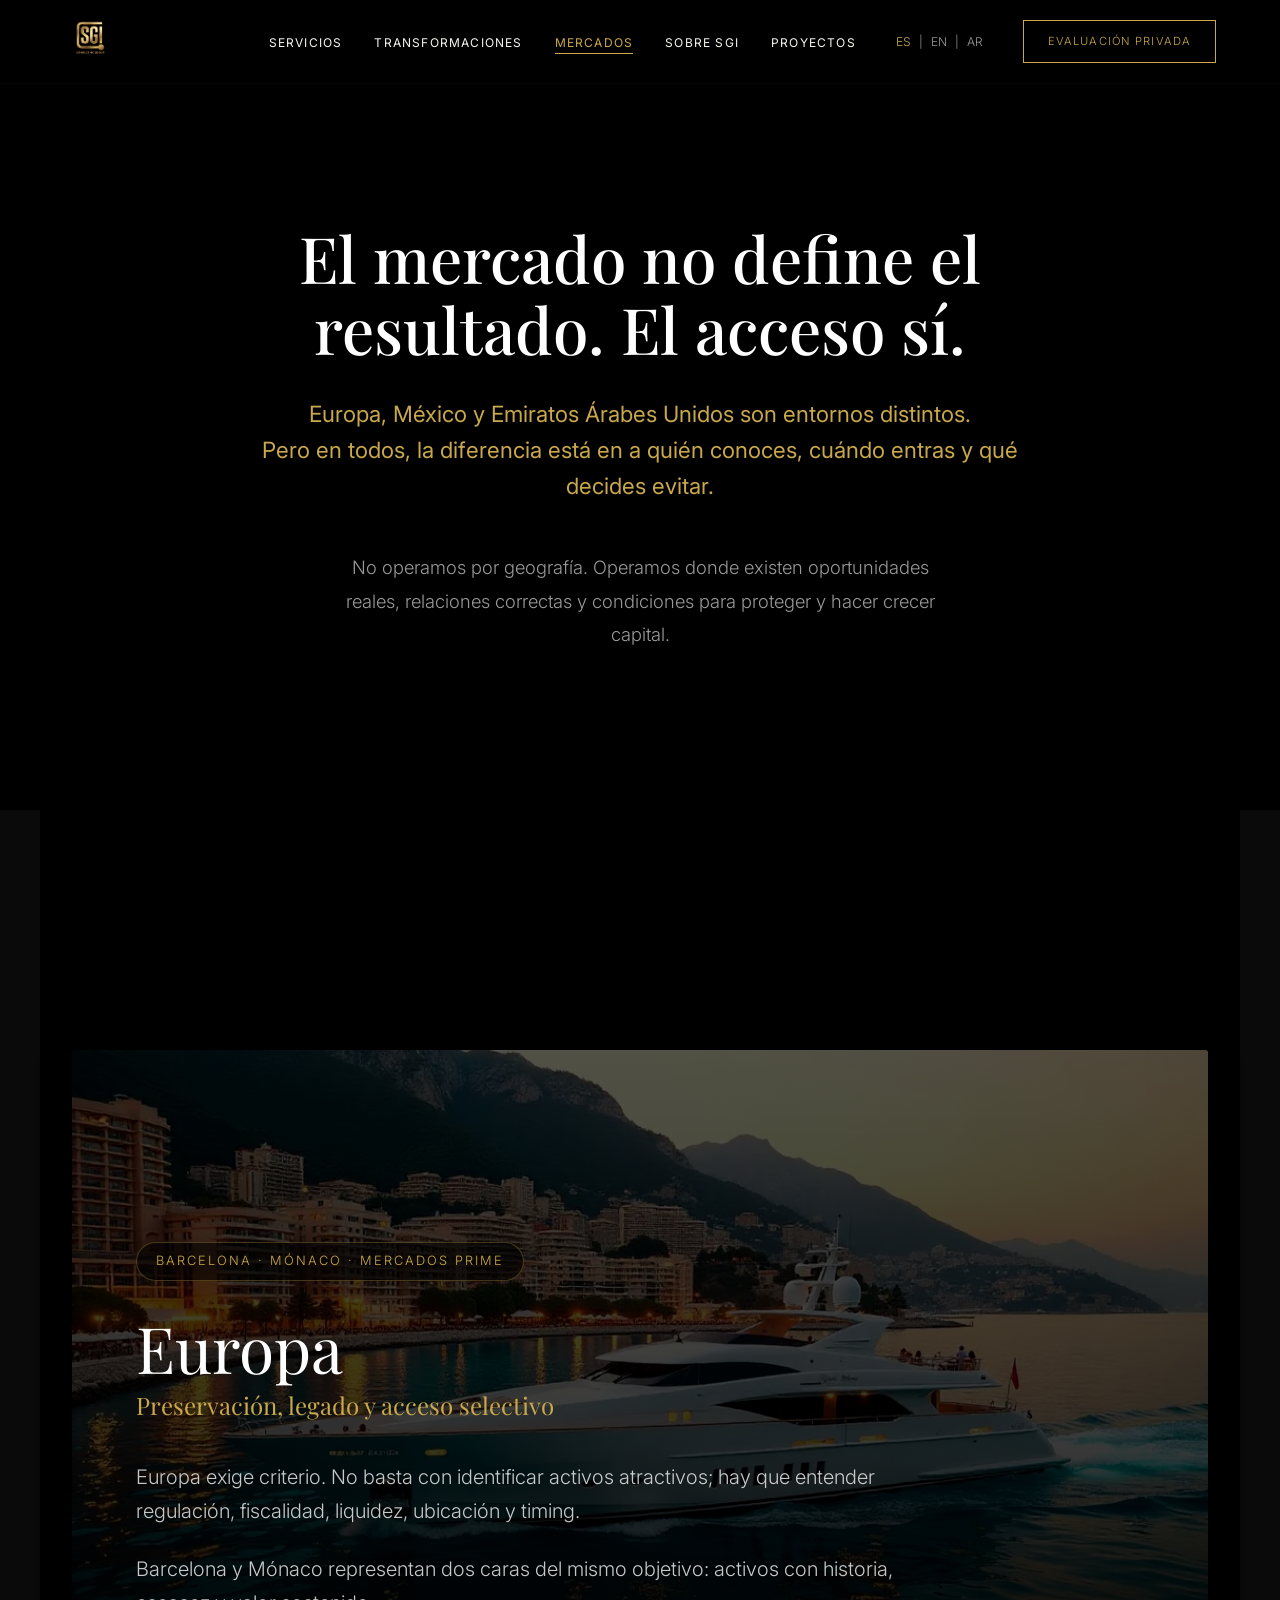
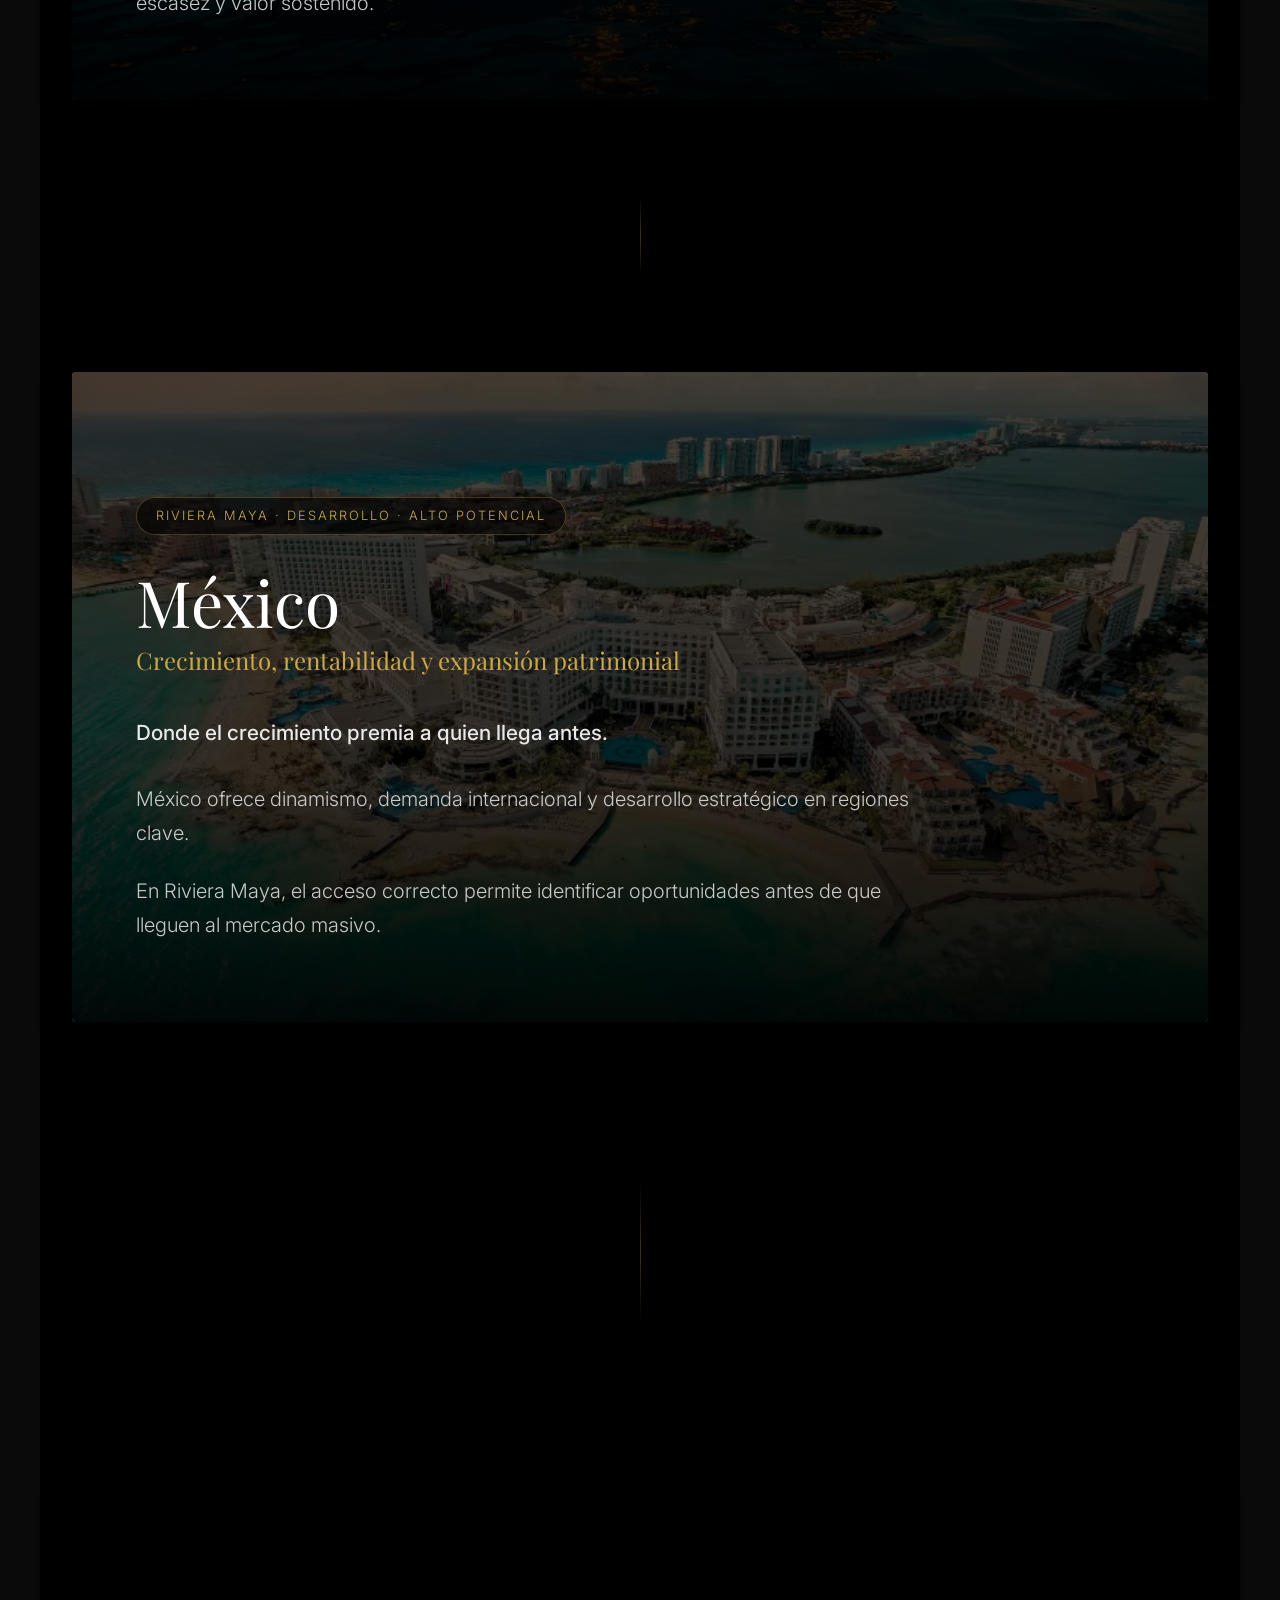
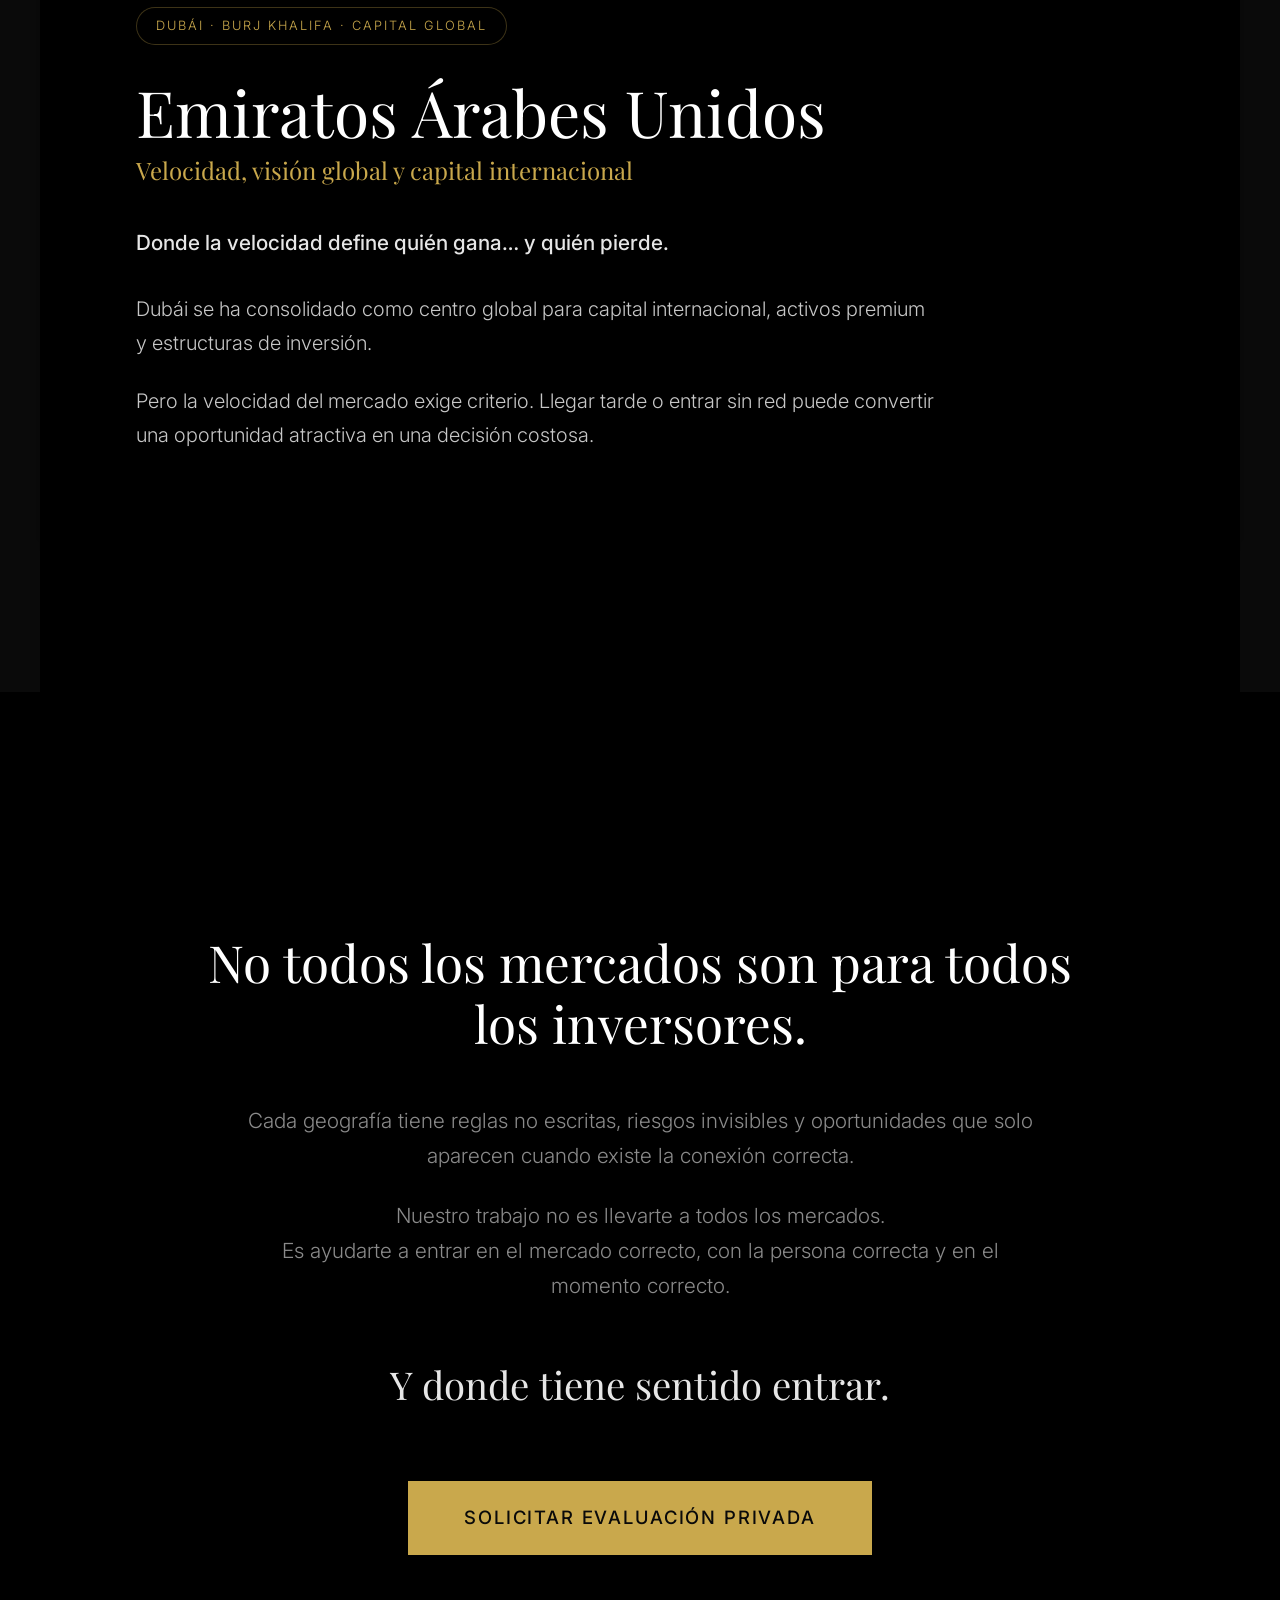
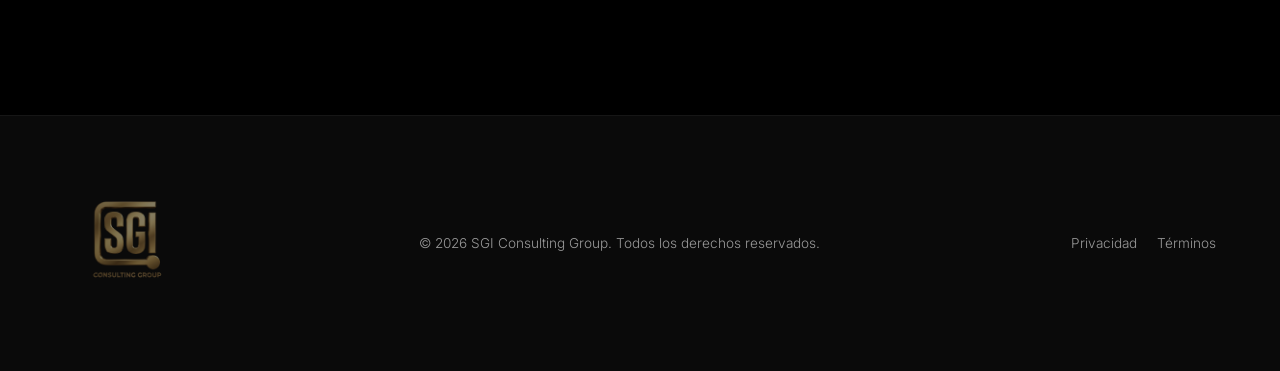
<file: mercados.html>
<!DOCTYPE html>
<html lang="es">
<head>
  <meta charset="UTF-8">
  <meta name="viewport" content="width=device-width, initial-scale=1.0">
  <title>Mercados | SGI Consulting Group</title>
  <link rel="preconnect" href="https://fonts.googleapis.com">
  <link rel="preconnect" href="https://fonts.gstatic.com" crossorigin>
  <link href="https://fonts.googleapis.com/css2?family=Inter:wght@300;400;500;600&family=Playfair+Display:ital,wght@0,400;0,500;0,600;0,700;1,400&display=swap" rel="stylesheet">
  <link rel="stylesheet" href="style.css?v=3">
</head>
<body class="internal-page">

  <!-- NAVBAR -->
  <nav id="navbar">
    <a href="index.html" class="nav-logo">
      <img src="Logo.png" alt="SGI Consulting Group">
    </a>
    <div class="nav-right">
      <ul class="nav-links">
        <li><a href="servicios.html?v=3">Servicios</a></li>
        <li><a href="transformaciones-estrategicas.html?v=3">Transformaciones</a></li>
        <li><a href="mercados.html?v=3" class="active-link">Mercados</a></li>
        <li><a href="sobre-sgi.html?v=3">Sobre SGI</a></li>
        <li><a href="proyectos.html?v=3">Proyectos</a></li>
      </ul>
      <div class="lang-selector">
        <span class="active">ES</span> | <span>EN</span> | <span>AR</span>
      </div>
      <a href="agendar-llamada.html?v=3" class="nav-cta">Evaluación Privada</a>
    </div>
    <div class="hamburger">
      <span></span><span></span><span></span>
    </div>
  </nav>

  <style>
    /* Estilos específicos de la página de Mercados */
    .markets-hero {
      position: relative;
      min-height: 90vh;
      display: flex;
      flex-direction: column;
      justify-content: center;
      align-items: center;
      text-align: center;
      padding: 10rem 2rem 6rem 2rem;
      background: #000;
      overflow: hidden;
    }

    .markets-bg-image {
      position: absolute;
      top: 0; left: 0; right: 0; bottom: 0;
      background-image: url('https://images.unsplash.com/photo-1451187580459-43490279c0fa?auto=format&fit=crop&w=1600&q=80'); /* Global connection map vibe */
      background-size: cover;
      background-position: center;
      opacity: 0.15;
      filter: grayscale(100%) contrast(1.2);
      z-index: 1;
    }

    .markets-overlay {
      position: absolute;
      top: 0; left: 0; right: 0; bottom: 0;
      background: radial-gradient(circle at center, transparent 0%, #000 80%);
      z-index: 2;
    }

    .markets-hero-content {
      position: relative;
      z-index: 3;
      max-width: 900px;
    }

    .markets-title {
      font-family: 'Playfair Display', serif;
      font-size: clamp(2.5rem, 5vw, 4.5rem);
      font-weight: 500;
      color: #FFF;
      line-height: 1.1;
      margin-bottom: 2rem;
    }

    .markets-subtitle {
      font-size: clamp(1.1rem, 2vw, 1.4rem);
      color: var(--gold);
      font-weight: 400;
      line-height: 1.6;
      margin-bottom: 3rem;
      max-width: 800px;
      margin-left: auto;
      margin-right: auto;
    }

    .markets-support-text {
      font-size: clamp(1rem, 1.5vw, 1.15rem);
      color: var(--text-muted);
      line-height: 1.8;
      max-width: 600px;
      margin: 0 auto;
    }

    @keyframes smoothReveal {
      from { opacity: 0; transform: translateY(20px); }
      to { opacity: 1; transform: translateY(0); }
    }

    .reveal-1 { opacity: 0; animation: smoothReveal 0.8s cubic-bezier(0.25, 1, 0.5, 1) forwards; animation-delay: 0.2s; }
    .reveal-2 { opacity: 0; animation: smoothReveal 0.8s cubic-bezier(0.25, 1, 0.5, 1) forwards; animation-delay: 0.4s; }
    .reveal-3 { opacity: 0; animation: smoothReveal 0.8s cubic-bezier(0.25, 1, 0.5, 1) forwards; animation-delay: 0.6s; }

    /* Tarjetas Premium de Mercados */
    .markets-cards-section {
      padding: 6rem 2rem 10rem 2rem;
      background: #000;
      max-width: 1200px;
      margin: 0 auto;
    }

    .market-card {
      position: relative;
      width: 100%;
      min-height: 650px;
      border-radius: 4px;
      overflow: hidden;
      margin-bottom: 6rem;
      display: flex;
      flex-direction: column;
      justify-content: flex-end;
      padding: 5rem 4rem;
      transition: transform 0.8s cubic-bezier(0.25, 1, 0.5, 1), box-shadow 0.8s ease;
      box-shadow: 0 10px 30px rgba(0,0,0,0.8);
      opacity: 0;
      transform: translateY(40px);
    }

    .market-separator {
      width: 1px;
      height: 80px;
      background: linear-gradient(to bottom, transparent, var(--gold), transparent);
      margin: 0 auto 6rem auto;
      opacity: 0.3;
    }

    .market-card-bg {
      position: absolute;
      top: 0; left: 0; right: 0; bottom: 0;
      background-size: cover;
      background-position: center;
      filter: contrast(1.1) brightness(0.9);
      transition: filter 0.8s ease, transform 0.8s ease;
      z-index: 0;
    }

    .market-card.is-visible {
      opacity: 1;
      transform: translateY(0);
    }

    .market-card:hover {
      transform: translateY(-15px);
      box-shadow: 0 30px 60px rgba(0,0,0,0.9), 0 0 40px rgba(201, 168, 76, 0.15);
    }

    .market-card:hover .market-card-bg {
      filter: contrast(1.2) brightness(1.05);
      transform: scale(1.03); /* slight zoom for sharpness/depth feeling */
    }

    .market-card-overlay {
      position: absolute;
      top: 0; left: 0; right: 0; bottom: 0;
      background: linear-gradient(to top, rgba(0,0,0,0.95) 0%, rgba(0,0,0,0.75) 40%, rgba(0,0,0,0.65) 100%);
      z-index: 1;
      transition: background 0.8s ease;
    }

    .market-card:hover .market-card-overlay {
      background: linear-gradient(to top, rgba(0,0,0,0.9) 0%, rgba(0,0,0,0.35) 40%, rgba(0,0,0,0.25) 100%);
    }

    .market-card-content {
      position: relative;
      z-index: 2;
      max-width: 800px;
      transition: transform 0.6s cubic-bezier(0.25, 1, 0.5, 1);
    }

    .market-card:hover .market-card-content {
      transform: translateY(-10px);
    }

    .market-tag {
      display: inline-block;
      font-size: 0.8rem;
      text-transform: uppercase;
      letter-spacing: 2px;
      color: var(--gold);
      margin-bottom: 2rem;
      background: rgba(0,0,0,0.6);
      padding: 0.5rem 1.2rem;
      border: 1px solid rgba(201, 168, 76, 0.3);
      border-radius: 30px;
    }

    .market-card h2,
    .market-card h3,
    .market-card p {
      transition: color 0.8s ease, text-shadow 0.8s ease;
    }

    .market-card:hover h2 {
      text-shadow: 0 0 20px rgba(255, 255, 255, 0.4);
    }

    .market-card:hover h3 {
      text-shadow: 0 0 20px rgba(201, 168, 76, 0.5);
    }

    .market-card:hover p {
      color: #FFF;
      text-shadow: 0 0 15px rgba(255, 255, 255, 0.3);
    }

    .market-card h2 {
      font-family: 'Playfair Display', serif;
      font-size: clamp(3rem, 5vw, 4.5rem);
      color: #FFF;
      margin-bottom: 0.5rem;
      line-height: 1.1;
    }

    .market-card h3 {
      font-size: clamp(1.2rem, 2.5vw, 1.5rem);
      color: var(--gold);
      font-weight: 400;
      margin-bottom: 2.5rem;
    }

    .market-card p {
      font-size: clamp(1.1rem, 2vw, 1.25rem);
      color: #DDD;
      line-height: 1.7;
      margin-bottom: 1.5rem;
    }

    .market-card p:last-child {
      margin-bottom: 0;
    }

    @media (max-width: 768px) {
      .market-card {
        padding: 3rem 2rem;
        min-height: 550px;
        margin-bottom: 4rem;
      }
      .market-separator {
        height: 50px;
        margin: 0 auto 4rem auto;
      }
    }

    /* Sección de Cierre */
    .markets-closing {
      background: #000;
      padding: 10rem 2rem;
      text-align: center;
      display: flex;
      flex-direction: column;
      align-items: center;
      opacity: 0;
      transform: translateY(30px);
      transition: all 0.8s cubic-bezier(0.25, 1, 0.5, 1);
    }

    .markets-closing.is-visible {
      opacity: 1;
      transform: translateY(0);
    }

    .markets-closing h2 {
      font-family: 'Playfair Display', serif;
      font-size: clamp(2rem, 4vw, 3.5rem);
      color: #FFF;
      max-width: 900px;
      margin-bottom: 3rem;
      line-height: 1.2;
    }

    .markets-closing-text {
      max-width: 800px;
      margin: 0 auto 4rem auto;
    }

    .markets-closing-text p {
      color: var(--text-muted);
      font-size: clamp(1.1rem, 2vw, 1.3rem);
      line-height: 1.7;
      margin-bottom: 1.5rem;
    }

    .markets-final-punch {
      font-family: 'Playfair Display', serif;
      font-size: clamp(1.8rem, 3vw, 2.5rem) !important;
      color: #FFF !important;
      margin-top: 3rem;
      margin-bottom: 0 !important;
    }

  </style>

  <!-- MERCADOS HERO -->
  <header class="markets-hero">
    <div class="markets-bg-image"></div>
    <div class="markets-overlay"></div>
    
    <div class="markets-hero-content">
      <h1 class="markets-title reveal-1">El mercado no define el resultado. El acceso sí.</h1>
      <p class="markets-subtitle reveal-2">
        Europa, México y Emiratos Árabes Unidos son entornos distintos.<br>Pero en todos, la diferencia está en a quién conoces, cuándo entras y qué decides evitar.
      </p>
      <p class="markets-support-text reveal-3">
        No operamos por geografía. Operamos donde existen oportunidades reales, relaciones correctas y condiciones para proteger y hacer crecer capital.
      </p>
    </div>
  </header>

  <!-- TARJETAS DE MERCADOS PREMIUM -->
  <section class="markets-cards-section">
    <!-- EUROPA -->
    <div class="market-card scroll-reveal">
      <div class="market-card-bg" style="background-image: url('Monaco.webp');"></div>
      <div class="market-card-overlay"></div>
      <div class="market-card-content">
        <span class="market-tag">Barcelona &middot; Mónaco &middot; Mercados prime</span>
        <h2>Europa</h2>
        <h3>Preservación, legado y acceso selectivo</h3>
        <p>Europa exige criterio. No basta con identificar activos atractivos; hay que entender regulación, fiscalidad, liquidez, ubicación y timing.</p>
        <p>Barcelona y Mónaco representan dos caras del mismo objetivo: activos con historia, escasez y valor sostenido.</p>
      </div>
    </div>

    <div class="market-separator scroll-reveal"></div>

    <!-- MÉXICO -->
    <div class="market-card scroll-reveal">
      <div class="market-card-bg" style="background-image: url('RivieraMaya.webp');"></div>
      <div class="market-card-overlay"></div>
      <div class="market-card-content">
        <span class="market-tag">Riviera Maya &middot; Desarrollo &middot; Alto potencial</span>
        <h2>México</h2>
        <h3>Crecimiento, rentabilidad y expansión patrimonial</h3>
        <p style="color: #FFF; font-weight: 500; font-size: 1.3rem; margin-bottom: 2rem;">Donde el crecimiento premia a quien llega antes.</p>
        <p>México ofrece dinamismo, demanda internacional y desarrollo estratégico en regiones clave.</p>
        <p>En Riviera Maya, el acceso correcto permite identificar oportunidades antes de que lleguen al mercado masivo.</p>
      </div>
    </div>

    <div class="market-separator scroll-reveal" style="height: 140px; margin-top: 10rem; margin-bottom: 10rem;"></div>

    <!-- EAU -->
    <div class="market-card scroll-reveal" style="margin-bottom: 0;">
      <div class="market-card-bg" style="background-image: url('https://images.unsplash.com/photo-1546412414-e1885259563a?auto=format&fit=crop&w=1600&q=80');"></div>
      <div class="market-card-overlay"></div>
      <div class="market-card-content">
        <span class="market-tag">Dubái &middot; Burj Khalifa &middot; Capital global</span>
        <h2>Emiratos Árabes Unidos</h2>
        <h3>Velocidad, visión global y capital internacional</h3>
        <p style="color: #FFF; font-weight: 500; font-size: 1.3rem; margin-bottom: 2rem;">Donde la velocidad define quién gana… y quién pierde.</p>
        <p>Dubái se ha consolidado como centro global para capital internacional, activos premium y estructuras de inversión.</p>
        <p>Pero la velocidad del mercado exige criterio. Llegar tarde o entrar sin red puede convertir una oportunidad atractiva en una decisión costosa.</p>
      </div>
    </div>
  </section>

  <!-- CIERRE ESTRATÉGICO -->
  <section class="markets-closing scroll-reveal">
    <h2>No todos los mercados son para todos los inversores.</h2>
    <div class="markets-closing-text">
      <p>Cada geografía tiene reglas no escritas, riesgos invisibles y oportunidades que solo aparecen cuando existe la conexión correcta.</p>
      <p>Nuestro trabajo no es llevarte a todos los mercados.<br>
      Es ayudarte a entrar en el mercado correcto, con la persona correcta y en el momento correcto.</p>
      <p class="markets-final-punch">Y donde tiene sentido entrar.</p>
    </div>
    <a href="agendar-llamada.html" class="btn btn-gold" style="padding: 1.4rem 3.5rem; font-size: 1.15rem;">Solicitar evaluación privada</a>
  </section>

  <!-- FOOTER -->
  <footer>
    <div class="footer-logo">
      <a href="index.html"><img src="Logo.png" alt="SGI Consulting Group"></a>
    </div>
    <div>
      &copy; 2026 SGI Consulting Group. Todos los derechos reservados.
    </div>
    <div>
      <a href="#" style="color:var(--text-muted); text-decoration:none; margin-left:1rem;">Privacidad</a>
      <a href="#" style="color:var(--text-muted); text-decoration:none; margin-left:1rem;">Términos</a>
    </div>
  </footer>

  <script>
    // Navbar scroll effect
    window.addEventListener('scroll', () => {
      const nav = document.getElementById('navbar');
      if (window.scrollY > 10) {
        nav.classList.add('scrolled');
      } else {
        nav.classList.remove('scrolled');
      }
    });

    // Mobile hamburger menu toggle
    const hamburger = document.querySelector('.hamburger');
    const navRight = document.querySelector('.nav-right');
    if (hamburger && navRight) {
      hamburger.addEventListener('click', () => {
        hamburger.classList.toggle('active');
        navRight.classList.toggle('active');
      });
    }

    // Scroll reveal for regions
    const observer = new IntersectionObserver((entries) => {
      entries.forEach(entry => {
        if (entry.isIntersecting) {
          entry.target.classList.add('is-visible');
        }
      });
    }, { threshold: 0.15 });

    document.querySelectorAll('.scroll-reveal').forEach(el => {
      observer.observe(el);
    });
  </script>
</body>
</html>
</file>
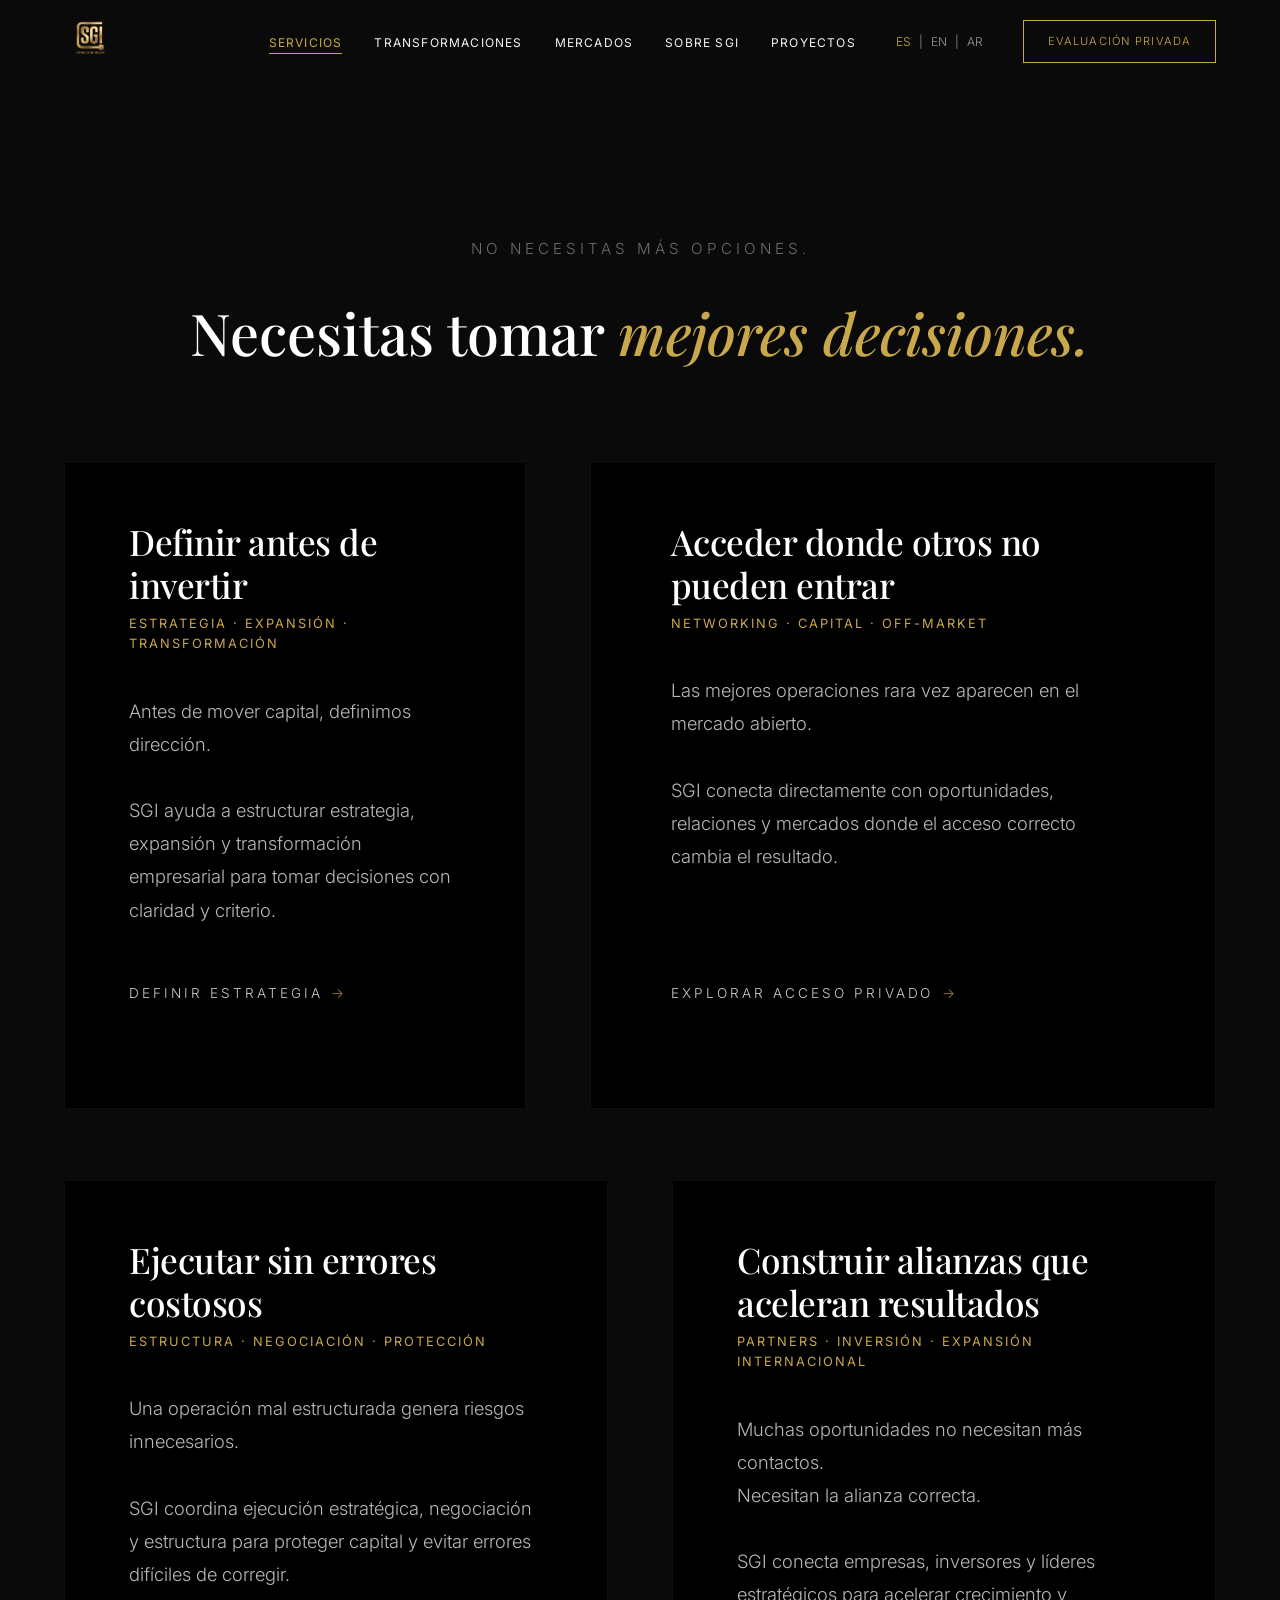
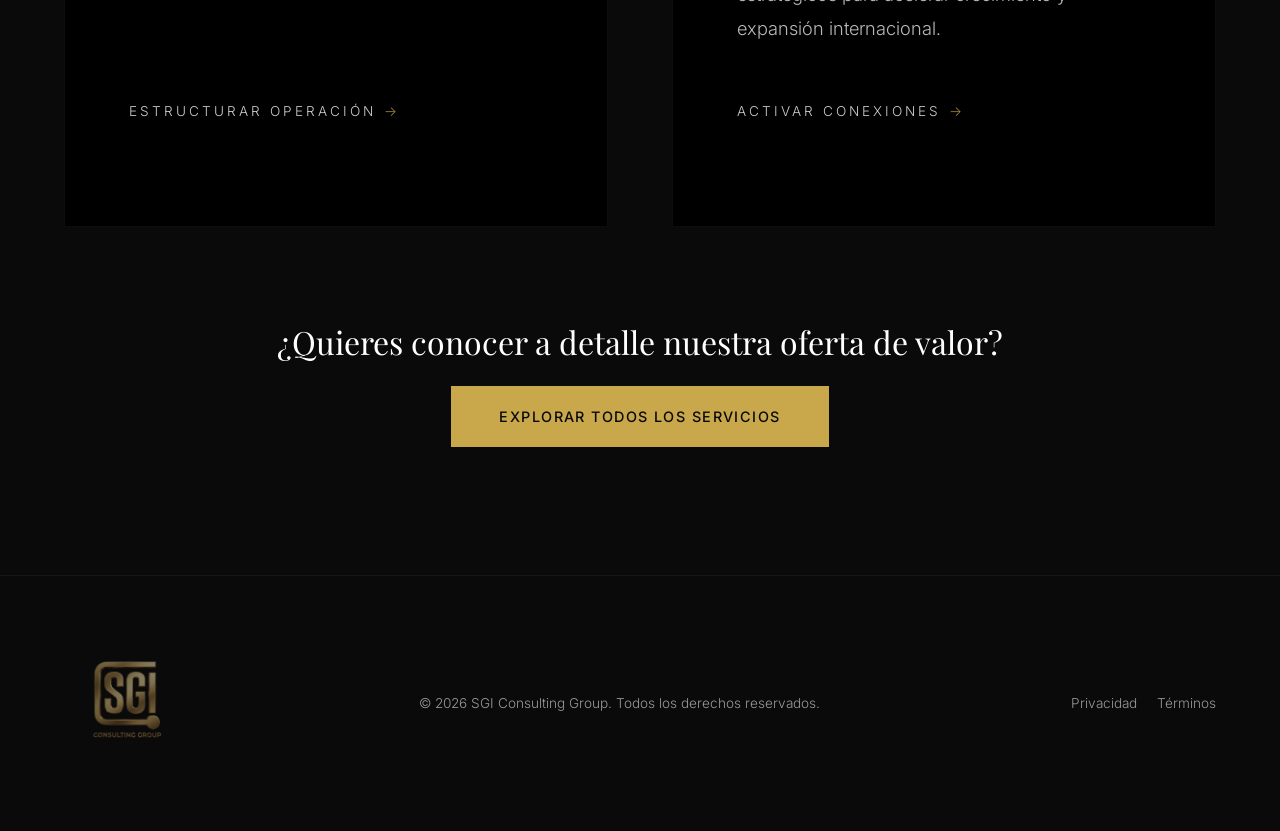
<file: servicios.html>
<!DOCTYPE html>
<html lang="es">
<head>
  <meta charset="UTF-8">
  <meta name="viewport" content="width=device-width, initial-scale=1.0">
  <title>Servicios | SGI Consulting Group</title>
  <link rel="preconnect" href="https://fonts.googleapis.com">
  <link rel="preconnect" href="https://fonts.gstatic.com" crossorigin>
  <link href="https://fonts.googleapis.com/css2?family=Inter:wght@300;400;500;600&family=Playfair+Display:ital,wght@0,400;0,500;0,600;0,700;1,400&display=swap" rel="stylesheet">
  <link rel="stylesheet" href="style.css?v=3">
</head>
<body class="internal-page">

  <!-- NAVBAR -->
  <nav id="navbar">
    <a href="index.html" class="nav-logo">
      <img src="Logo.png" alt="SGI Consulting Group">
    </a>
    <div class="nav-right">
      <ul class="nav-links">
        <li><a href="servicios.html?v=3" class="active-link">Servicios</a></li>
        <li><a href="transformaciones-estrategicas.html?v=3">Transformaciones</a></li>
        <li><a href="mercados.html?v=3">Mercados</a></li>
        <li><a href="sobre-sgi.html?v=3">Sobre SGI</a></li>
        <li><a href="proyectos.html?v=3">Proyectos</a></li>
      </ul>
      <div class="lang-selector">
        <span class="active">ES</span> | <span>EN</span> | <span>AR</span>
      </div>
      <a href="agendar-llamada.html?v=3" class="nav-cta" id="nav-eval-cta">Evaluación Privada</a>
    </div>
    <div class="hamburger">
      <span></span><span></span><span></span>
    </div>
  </nav>

  <!-- SERVICIOS -->
  <section id="servicios" style="background: var(--bg-dark); min-height: 80vh; padding-bottom: 8rem;">
    <style>
      .services-grid-premium {
        display: flex;
        flex-direction: column;
        gap: 4.5rem; /* Reducido espacio vertical 25% para mayor cohesión */
        max-width: 1200px;
        margin: 0 auto;
      }

      .services-row {
        display: flex;
        gap: 4rem;
      }

      .box-1 { flex: 1; }
      .box-2 { 
        flex: 1.4; /* Box dominante */
        padding: 3.5rem 5rem 6.5rem 5rem !important; /* Más padding interno, empuja todo más arriba */
      }
      .box-3 { flex: 1; }
      .box-4 { flex: 1; }
      
      @media (max-width: 992px) {
        .services-row {
          flex-direction: column;
          gap: 4.5rem;
        }
        .box-2 {
          padding: 3rem 3rem 5rem 3rem !important;
        }
      }

      .service-box {
        position: relative;
        background: #000000;
        padding: 3.5rem 4rem 6.5rem 4rem; /* Sube contenido 40-60px */
        min-height: 560px; /* Aumenta altura 80-120px */
        border: 1px solid rgba(255, 255, 255, 0.05);
        border-top: 2px solid transparent;
        transition: all 0.45s ease; /* Hover más lento y sofisticado */
        display: flex;
        flex-direction: column;
        justify-content: space-between;
        overflow: hidden;
      }

      /* Backgrounds sutiles fotográficos (textura emocional) */
      .service-bg {
        position: absolute;
        inset: 0;
        background-size: cover;
        background-position: center;
        opacity: 0.35; /* Opacidad aumentada para visibilidad */
        transition: transform 1.2s cubic-bezier(0.25, 1, 0.5, 1), opacity 0.45s ease;
        z-index: 0;
        filter: grayscale(30%); /* Menos gris para que resalte la imagen */
      }

      /* Overlay oscuro elegante */
      .service-box::before {
        content: '';
        position: absolute;
        inset: 0;
        background: linear-gradient(180deg, rgba(0,0,0,0.4) 0%, rgba(0,0,0,0.9) 100%);
        transition: background 0.45s ease;
        z-index: 1;
        pointer-events: none;
      }
      
      .box-2::before {
        background: linear-gradient(180deg, rgba(0,0,0,0.5) 0%, rgba(0,0,0,0.95) 100%); /* Overlay más fuerte y oscuro */
      }

      /* Iluminación muy sutil desde abajo en hover */
      .service-box::after {
        content: '';
        position: absolute;
        inset: auto 0 0 0;
        height: 60%;
        background: linear-gradient(0deg, rgba(201, 168, 76, 0.06) 0%, transparent 100%);
        opacity: 0;
        transition: opacity 0.45s ease;
        z-index: 1;
        pointer-events: none;
      }

      .service-box:hover {
        border-top: 2px solid var(--gold);
        box-shadow: 0 20px 50px rgba(0, 0, 0, 0.8); /* Elegancia editorial, sin glow SaaS */
      }

      .service-box:hover .service-bg {
        transform: scale(1.03); /* Zoom mínimo y premium */
        opacity: 0.5; /* Aún más visible al hacer hover */
      }

      .service-box:hover::after {
        opacity: 1;
      }

      .service-content {
        position: relative;
        z-index: 2;
        height: 100%;
        display: flex;
        flex-direction: column;
      }

      .service-title {
        font-family: 'Playfair Display', serif;
        font-size: 2.2rem;
        font-weight: 500;
        line-height: 1.2;
        margin-bottom: 0.5rem;
        letter-spacing: -0.5px;
        color: #FFF;
        transition: transform 0.45s cubic-bezier(0.25, 1, 0.5, 1);
      }

      .service-box:hover .service-title {
        transform: translateY(-12px); /* Elevación más evidente del texto */
      }

      .service-subheading {
        font-size: 0.8rem;
        text-transform: uppercase;
        letter-spacing: 2px;
        color: var(--gold);
        margin-bottom: 2.5rem;
        font-weight: 400;
      }

      .service-text {
        font-size: 1.15rem;
        line-height: 1.8;
        color: #CCC;
        margin-bottom: 3.5rem;
        flex-grow: 1;
      }

      .service-link-premium {
        font-size: 0.85rem;
        text-transform: uppercase;
        letter-spacing: 0.22em; /* Letter spacing editorial */
        color: #FFF;
        text-decoration: none;
        display: inline-flex;
        align-items: center;
        opacity: 0.8;
        transition: all 0.45s ease;
        margin-top: auto;
      }

      .service-link-premium span {
        margin-left: 0.5rem;
        color: var(--gold);
        transition: transform 0.45s ease;
      }

      .service-box:hover .service-link-premium {
        color: var(--gold);
        opacity: 1;
        text-shadow: 0 0 10px rgba(201, 168, 76, 0.25); /* Brillo suave */
      }

      .service-box:hover .service-link-premium span {
        transform: translateX(4px);
      }
      
      @media (max-width: 768px) {
        .service-box {
          padding: 3rem 2rem 5rem 2rem;
          min-height: auto;
        }
        .service-title {
          font-size: 1.8rem;
        }
      }
    </style>

    <div style="text-align: center; margin-bottom: 6rem;">
      <h2 style="font-family: 'Inter', sans-serif; font-size: 0.95rem; font-weight: 300; text-transform: uppercase; letter-spacing: 4px; color: rgba(255, 255, 255, 0.4); margin-bottom: 2.5rem;">
        No necesitas más opciones.
      </h2>
      <h2 style="font-family: 'Playfair Display', serif; font-size: clamp(2.8rem, 4.5vw, 4rem); font-weight: 500; color: #FFF; line-height: 1.2;">
        Necesitas tomar <span style="color: var(--gold); font-style: italic;">mejores decisiones.</span>
      </h2>
    </div>
    
    <div class="services-grid-premium">
      
      <div class="services-row">
        <!-- BOX 1 -->
        <div class="service-box box-1">
          <div class="service-bg" style="background-image: url('https://images.unsplash.com/photo-1512453979798-5ea266f8880c?auto=format&fit=crop&w=1200&q=80');"></div>
          <div class="service-content">
            <h3 class="service-title">Definir antes de invertir</h3>
            <div class="service-subheading">Estrategia &middot; Expansión &middot; Transformación</div>
            <p class="service-text">
              Antes de mover capital, definimos dirección.<br><br>
              SGI ayuda a estructurar estrategia, expansión y transformación empresarial para tomar decisiones con claridad y criterio.
            </p>
            <a href="agendar-llamada.html" class="service-link-premium">Definir Estrategia <span>&rarr;</span></a>
          </div>
        </div>
        
        <!-- BOX 2 (DOMINANTE) -->
        <div class="service-box box-2">
          <div class="service-bg" style="background-image: url('https://images.unsplash.com/photo-1512453979798-5ea266f8880c?auto=format&fit=crop&w=1200&q=80');"></div>
          <div class="service-content">
            <h3 class="service-title">Acceder donde otros no pueden entrar</h3>
            <div class="service-subheading">Networking &middot; Capital &middot; Off-market</div>
            <p class="service-text">
              Las mejores operaciones rara vez aparecen en el mercado abierto.<br><br>
              SGI conecta directamente con oportunidades, relaciones y mercados donde el acceso correcto cambia el resultado.
            </p>
            <a href="agendar-llamada.html" class="service-link-premium">Explorar Acceso Privado <span>&rarr;</span></a>
          </div>
        </div>
      </div>

      <div class="services-row">
        <!-- BOX 3 -->
        <div class="service-box box-3">
          <div class="service-bg" style="background-image: url('https://images.unsplash.com/photo-1512453979798-5ea266f8880c?auto=format&fit=crop&w=1200&q=80');"></div>
          <div class="service-content">
            <h3 class="service-title">Ejecutar sin errores costosos</h3>
            <div class="service-subheading">Estructura &middot; Negociación &middot; Protección</div>
            <p class="service-text">
              Una operación mal estructurada genera riesgos innecesarios.<br><br>
              SGI coordina ejecución estratégica, negociación y estructura para proteger capital y evitar errores difíciles de corregir.
            </p>
            <a href="agendar-llamada.html" class="service-link-premium">Estructurar Operación <span>&rarr;</span></a>
          </div>
        </div>
        
        <!-- BOX 4 -->
        <div class="service-box box-4">
          <div class="service-bg" style="background-image: url('https://images.unsplash.com/photo-1512453979798-5ea266f8880c?auto=format&fit=crop&w=1200&q=80');"></div>
          <div class="service-content">
            <h3 class="service-title">Construir alianzas que aceleran resultados</h3>
            <div class="service-subheading">Partners &middot; Inversión &middot; Expansión internacional</div>
            <p class="service-text">
              Muchas oportunidades no necesitan más contactos.<br>
              Necesitan la alianza correcta.<br><br>
              SGI conecta empresas, inversores y líderes estratégicos para acelerar crecimiento y expansión internacional.
            </p>
            <a href="agendar-llamada.html" class="service-link-premium">Activar Conexiones <span>&rarr;</span></a>
          </div>
        </div>
      </div>

    </div>

    <div style="text-align: center; margin-top: 6rem;">
      <h3 style="font-family: 'Playfair Display', serif; font-size: 2rem; font-weight: 400; margin-bottom: 1.5rem; color: #FFF;">
        ¿Quieres conocer a detalle nuestra oferta de valor?
      </h3>
      <a href="detalles-servicios.html" class="btn btn-gold" style="font-size: 0.9rem; padding: 1.2rem 3rem;">Explorar todos los servicios</a>
    </div>
  </section>

  <!-- FOOTER -->
  <footer>
    <div class="footer-logo">
      <a href="index.html"><img src="Logo.png" alt="SGI Consulting Group"></a>
    </div>
    <div>
      &copy; 2026 SGI Consulting Group. Todos los derechos reservados.
    </div>
    <div>
      <a href="#" style="color:var(--text-muted); text-decoration:none; margin-left:1rem;">Privacidad</a>
      <a href="#" style="color:var(--text-muted); text-decoration:none; margin-left:1rem;">Términos</a>
    </div>
  </footer>

  <script>
    window.addEventListener('scroll', () => {
      const nav = document.getElementById('navbar');
      if (window.scrollY > 10) {
        nav.classList.add('scrolled');
      } else {
        nav.classList.remove('scrolled');
      }
    });

    // Mobile hamburger menu toggle
    const hamburger = document.querySelector('.hamburger');
    const navRight = document.querySelector('.nav-right');
    if (hamburger && navRight) {
      hamburger.addEventListener('click', () => {
        hamburger.classList.toggle('active');
        navRight.classList.toggle('active');
      });
    }
  </script>
</body>
</html>
</file>
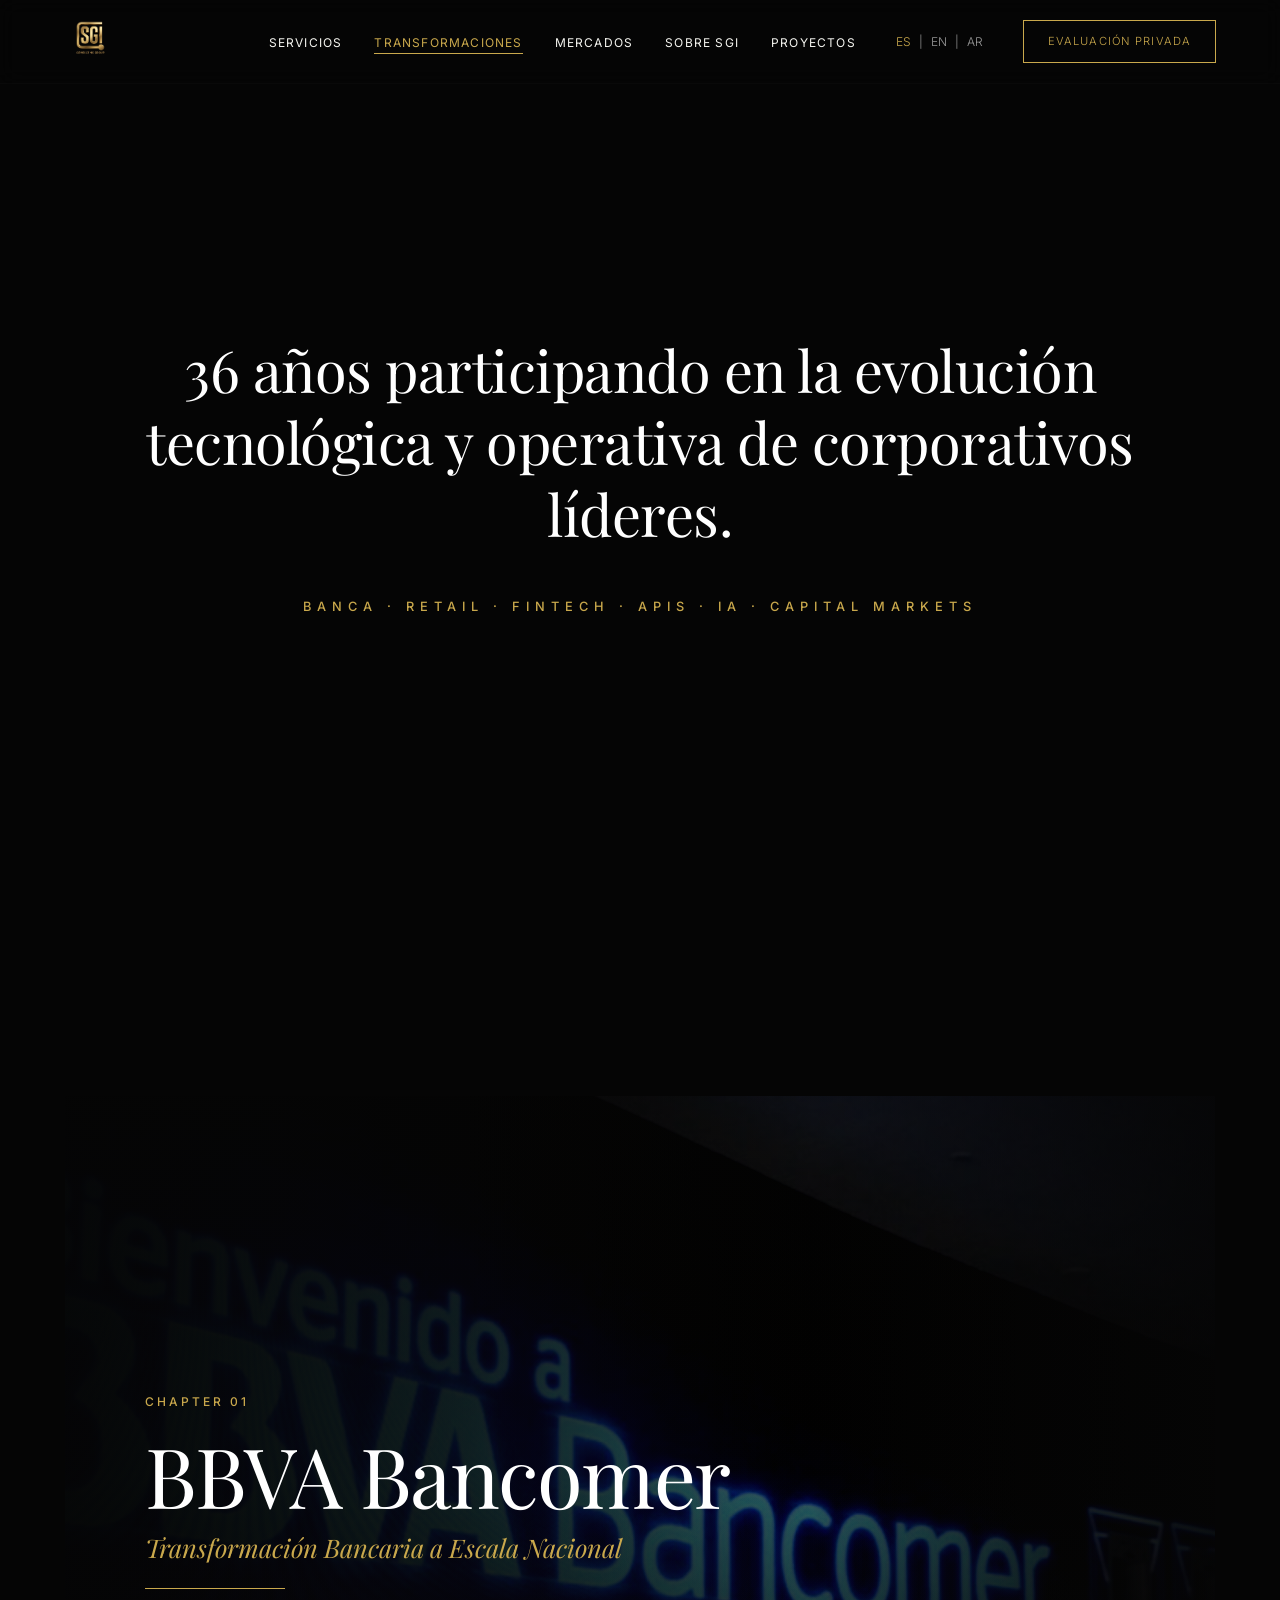
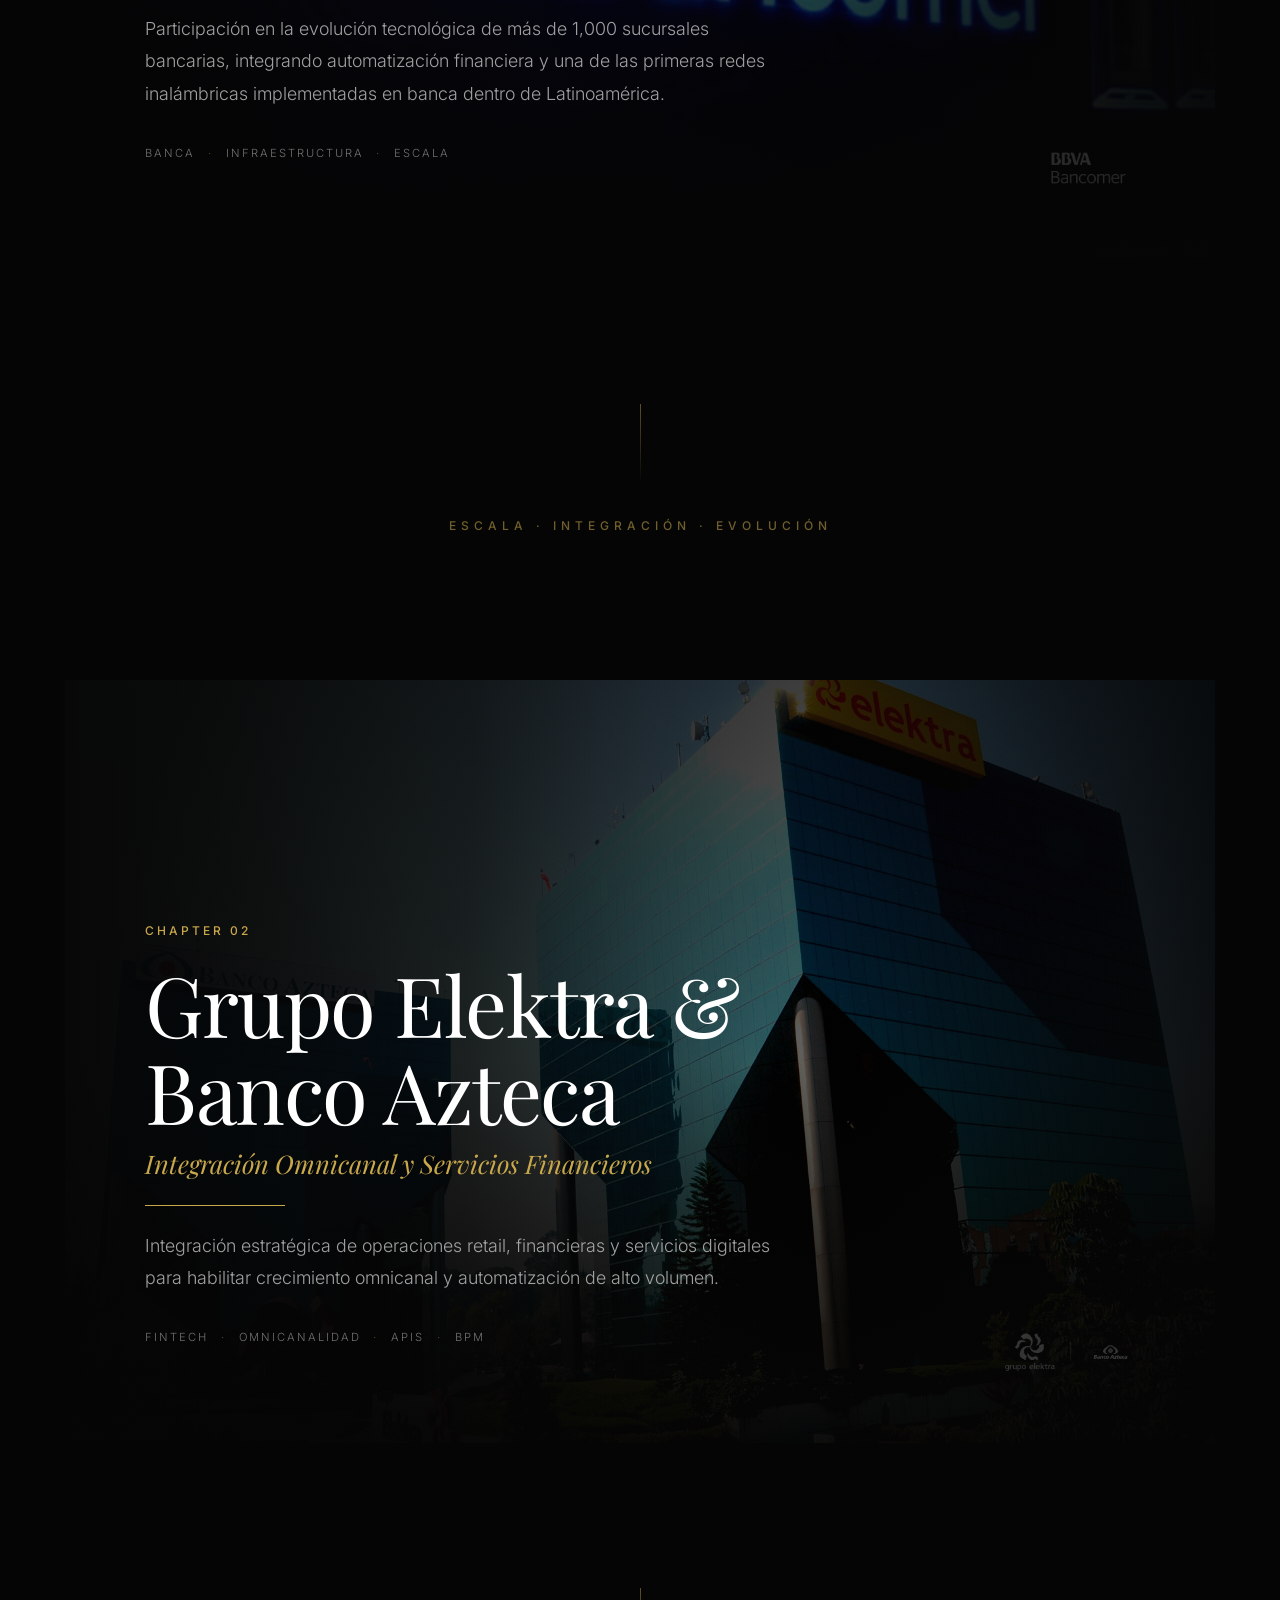
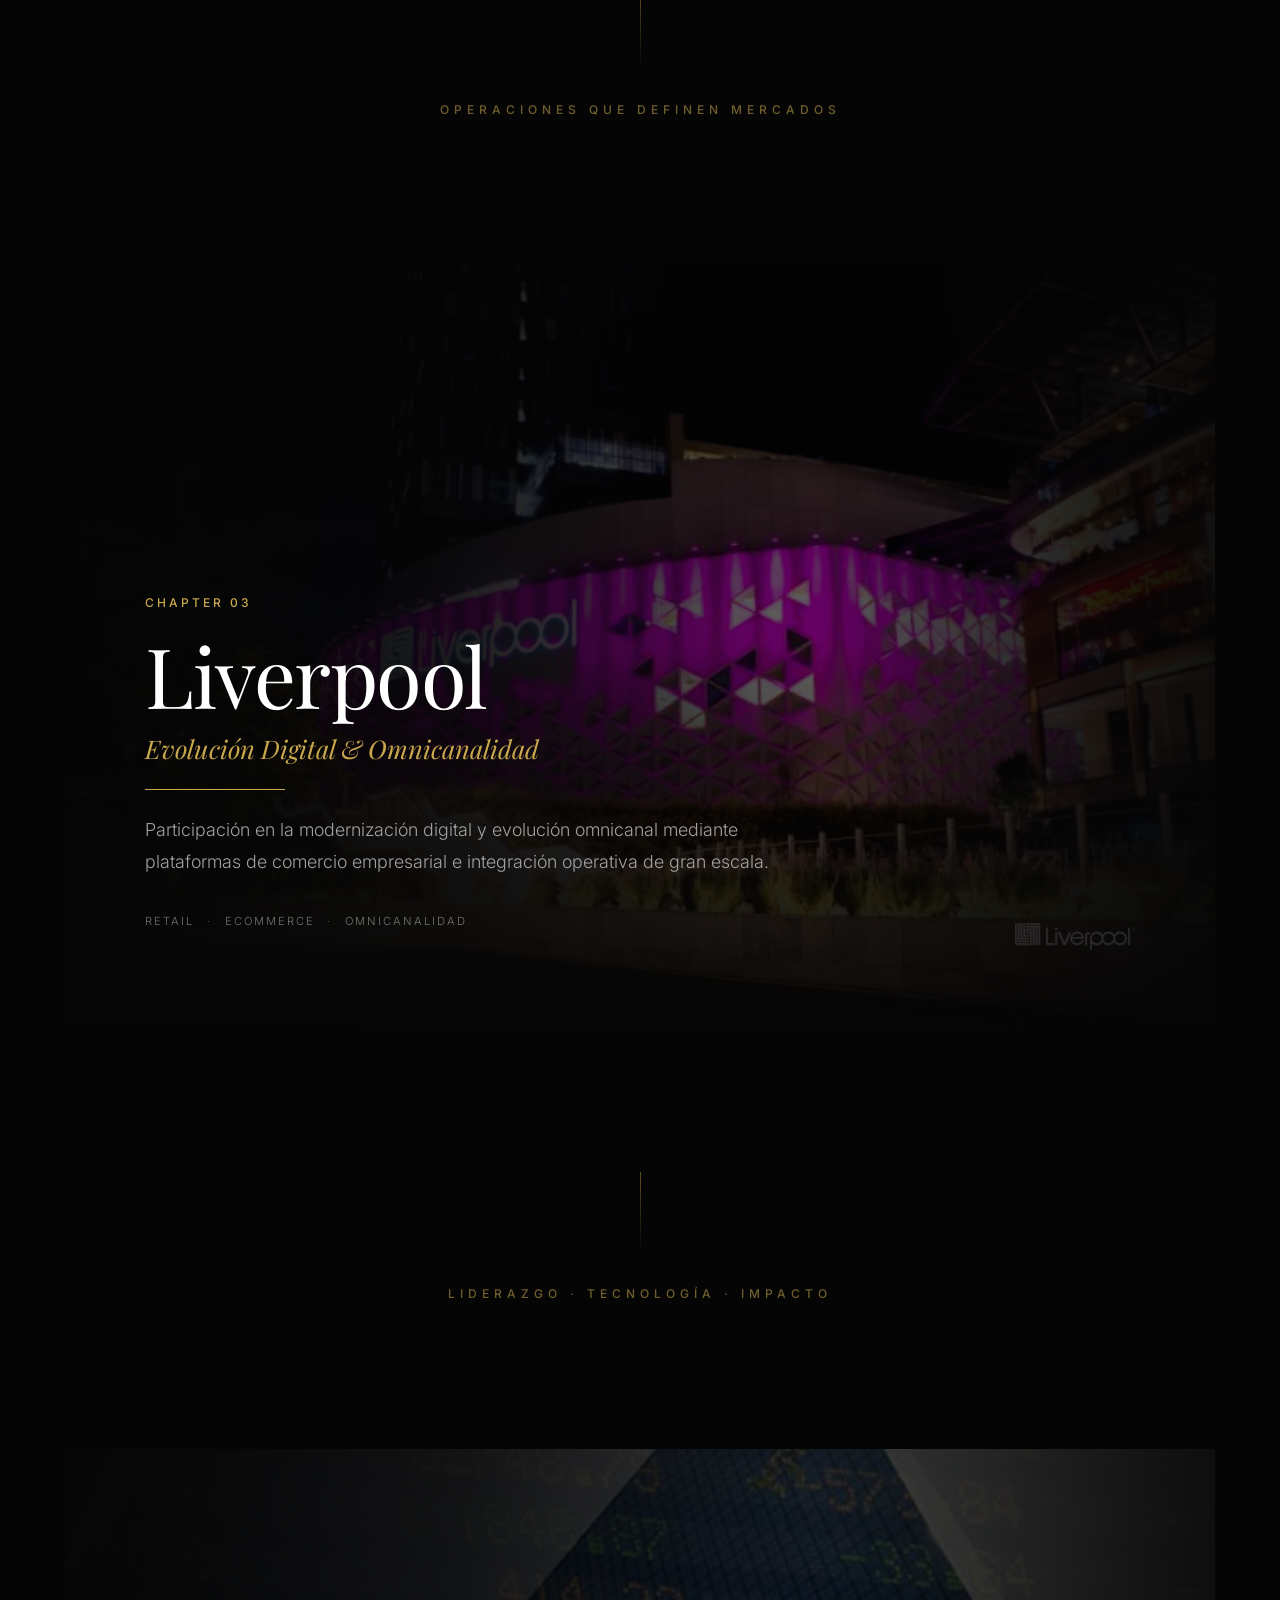
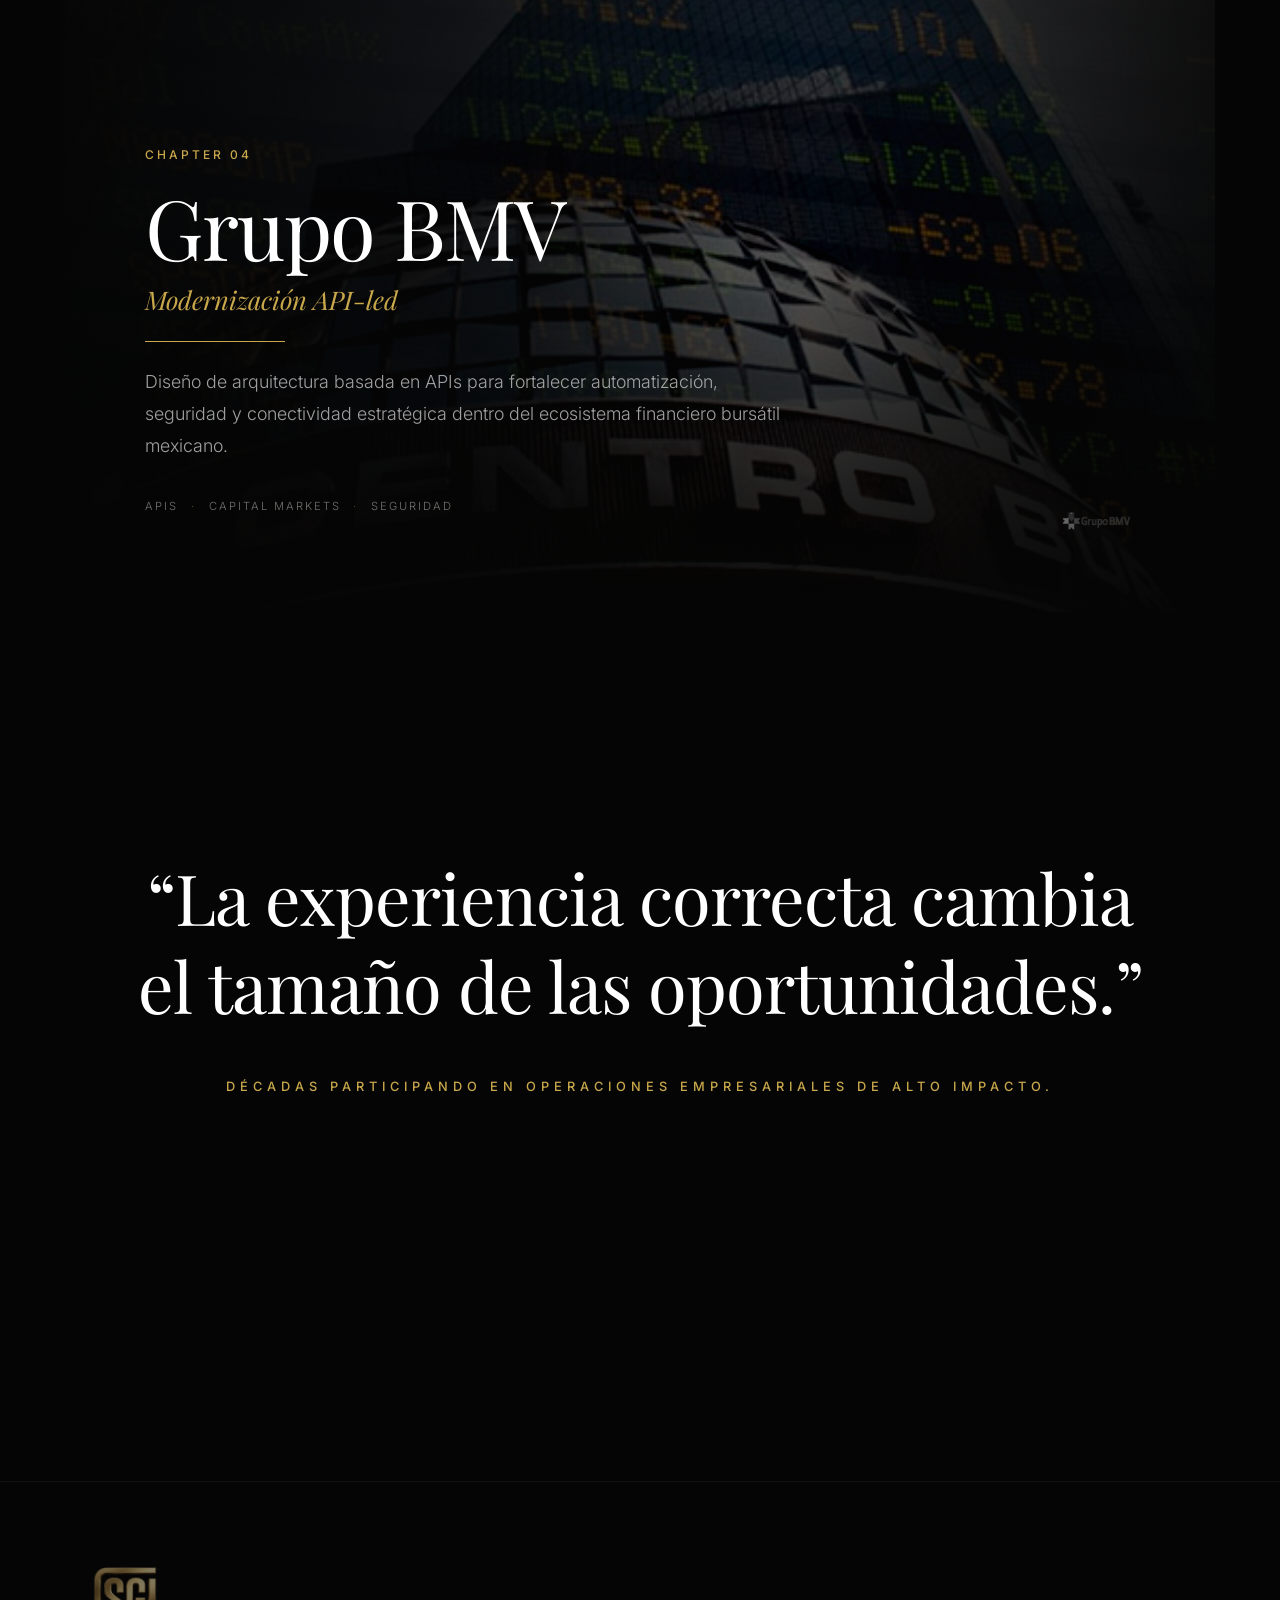
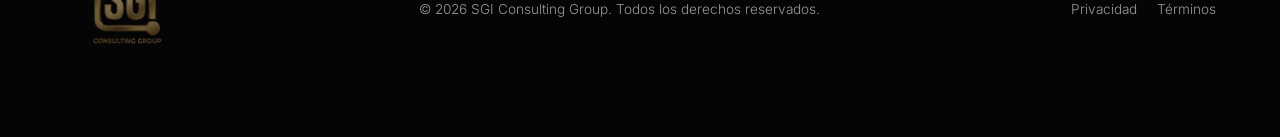
<file: transformaciones-estrategicas.html>
<!DOCTYPE html>
<html lang="es">
<head>
  <meta charset="UTF-8">
  <meta name="viewport" content="width=device-width, initial-scale=1.0">
  <title>Transformaciones Estratégicas | SGI Consulting Group</title>
  <link rel="preconnect" href="https://fonts.googleapis.com">
  <link rel="preconnect" href="https://fonts.gstatic.com" crossorigin>
  <link href="https://fonts.googleapis.com/css2?family=Inter:wght@300;400;500;600&family=Playfair+Display:ital,wght@0,400;0,500;0,600;0,700;1,400&display=swap" rel="stylesheet">
  <link rel="stylesheet" href="style.css?v=3">
  
  <style>
    /* Estilos específicos para la sección premium de Transformaciones Estratégicas */
    .transformations-page {
      background: #050505 !important;
      color: var(--text-white);
    }
    
    /* ─── NUEVA INTRO CINEMÁTICA ─── */
    .transformations-hero {
      position: relative;
      min-height: 95vh;
      display: flex;
      flex-direction: column;
      justify-content: center;
      align-items: center;
      padding: 16rem 2rem 10rem 2rem;
      text-align: center;
      max-width: 1200px;
      margin: 0 auto;
      background: #050505;
      box-sizing: border-box;
    }
    
    .transformations-hero h1 {
      font-family: var(--font-serif);
      font-size: clamp(2.4rem, 4.5vw, 4.2rem);
      font-weight: 400;
      color: #FFFFFF;
      line-height: 1.25;
      max-width: 1050px;
      margin: 0 auto 3rem auto;
      letter-spacing: -0.5px;
      opacity: 0;
      transform: translateY(30px);
      transition: opacity 1.8s cubic-bezier(0.16, 1, 0.3, 1), transform 1.8s cubic-bezier(0.16, 1, 0.3, 1);
    }
    
    .transformations-hero .lead {
      font-family: var(--font-sans);
      font-size: 0.8rem;
      text-transform: uppercase;
      letter-spacing: 6px;
      color: var(--gold);
      font-weight: 500;
      margin: 0 auto;
      opacity: 0;
      transform: translateY(20px);
      transition: opacity 1.8s cubic-bezier(0.16, 1, 0.3, 1) 0.4s, transform 1.8s cubic-bezier(0.16, 1, 0.3, 1) 0.4s;
    }
    
    /* Triggered via JS for smooth cinematic fade-in */
    .transformations-hero.revealed h1,
    .transformations-hero.revealed .lead {
      opacity: 1;
      transform: translateY(0);
    }

    /* ─── CHAPTER SECTIONS ─── */
    .chapters-wrapper {
      padding: 0 4rem;
      background: #050505;
      max-width: 1400px;
      margin: 0 auto;
    }
    
    .story-chapter {
      position: relative;
      width: 100%;
      height: 85vh;
      min-height: 600px;
      margin-bottom: 0; /* Espaciado controlado por transiciones */
      overflow: hidden;
      display: flex;
      flex-direction: column;
      justify-content: flex-end;
      padding: 6rem 5rem;
      border: 1px solid rgba(255, 255, 255, 0.02);
      background: #000;
      opacity: 0;
      transform: translateY(40px);
      transition: opacity 1.8s cubic-bezier(0.16, 1, 0.3, 1), 
                  transform 1.8s cubic-bezier(0.16, 1, 0.3, 1),
                  border-color 1.2s cubic-bezier(0.16, 1, 0.3, 1), 
                  box-shadow 1.2s cubic-bezier(0.16, 1, 0.3, 1);
    }
    
    .story-chapter.revealed {
      opacity: 1;
      transform: translateY(0);
    }

    /* Background image wrapper and image */
    .chapter-bg-wrapper {
      position: absolute;
      inset: 0;
      z-index: 0;
      overflow: hidden;
      transition: transform 1.6s cubic-bezier(0.16, 1, 0.3, 1);
    }
    
    .chapter-bg {
      position: absolute;
      inset: -60px 0; /* Overflow vertical para evitar bordes blancos durante el scroll parallax */
      background-size: cover;
      background-position: center;
      filter: sepia(12%) contrast(1.35) brightness(0.42) saturate(1.1);
      transition: filter 1.6s cubic-bezier(0.16, 1, 0.3, 1);
    }

    /* Elegant dark overlays blending the image into the absolute black page background */
    .chapter-overlay {
      position: absolute;
      inset: 0;
      background: 
        radial-gradient(circle at 60% 50%, rgba(20, 15, 8, 0.05) 0%, rgba(5, 5, 5, 0.72) 85%),
        linear-gradient(90deg, rgba(5,5,5,0.9) 0%, rgba(5,5,5,0.6) 35%, rgba(5,5,5,0.02) 65%, rgba(5,5,5,0.75) 100%),
        linear-gradient(0deg, rgba(5,5,5,0.85) 0%, transparent 50%);
      z-index: 1;
      transition: background 1.6s ease;
      pointer-events: none;
    }

    /* Floating discrete logo - bottom-right historic seal */
    .chapter-logo-container {
      position: absolute;
      bottom: 4.5rem;
      right: 5rem;
      z-index: 2;
      opacity: 0.38;
      max-width: 120px;
      height: 38px;
      display: flex;
      align-items: center;
      justify-content: flex-end;
      filter: grayscale(100%) brightness(1.6);
      transition: opacity 1.6s cubic-bezier(0.16, 1, 0.3, 1), transform 1.6s cubic-bezier(0.16, 1, 0.3, 1);
    }
    
    .chapter-logo-container img {
      max-width: 100%;
      max-height: 100%;
      object-fit: contain;
    }

    /* Text content area */
    .chapter-content {
      position: relative;
      z-index: 3;
      max-width: 750px;
      transform: translateY(20px);
      opacity: 0;
      transition: transform 1.8s cubic-bezier(0.16, 1, 0.3, 1), opacity 1.8s cubic-bezier(0.16, 1, 0.3, 1);
    }
    
    .story-chapter.revealed .chapter-content {
      transform: translateY(0);
      opacity: 1;
    }

    /* Typography */
    .chapter-num {
      font-family: var(--font-sans);
      font-size: 0.75rem;
      font-weight: 500;
      letter-spacing: 3px;
      color: var(--gold);
      display: block;
      margin-bottom: 1.2rem;
    }
    
    .chapter-headline {
      font-family: var(--font-serif);
      font-size: clamp(2.6rem, 8vw, 3.4rem); /* Responsive: 42px-54px en móviles */
      font-weight: 400;
      color: #FFF;
      line-height: 1.05;
      margin-bottom: 0.8rem;
      letter-spacing: -1.5px;
      transition: text-shadow 1.5s ease;
    }
    
    .chapter-subheadline {
      font-family: var(--font-serif);
      font-size: clamp(1.2rem, 2vw, 1.7rem);
      font-weight: 400;
      font-style: italic;
      color: var(--gold);
      margin-bottom: 1.5rem;
      line-height: 1.3;
    }

    /* Subtle gold line */
    .chapter-divider {
      height: 1px;
      background: var(--gold);
      width: 0;
      transition: width 2s cubic-bezier(0.16, 1, 0.3, 1) 0.4s;
      margin-top: 1rem;
      margin-bottom: 1.5rem;
    }
    
    .story-chapter.revealed .chapter-divider {
      width: 140px;
    }

    /* Description paragraph */
    .chapter-desc {
      font-family: var(--font-sans);
      font-size: clamp(1.05rem, 1.4vw, 1.25rem);
      line-height: 1.8;
      color: #BBB;
      font-weight: 300;
      max-width: 650px;
      opacity: 0.85;
      transition: color 1.5s ease, opacity 1.5s ease;
    }

    /* Tags at the bottom */
    .chapter-tags {
      display: flex;
      flex-wrap: wrap;
      gap: 0.8rem;
      margin-top: 2.2rem;
      opacity: 0.45;
      transition: opacity 1.5s ease;
    }
    
    .chapter-tags span {
      font-family: var(--font-sans);
      font-size: 0.7rem;
      letter-spacing: 2px;
      color: var(--text-white);
      text-transform: uppercase;
      position: relative;
    }

    .chapter-tags span:not(:last-child)::after {
      content: '·';
      margin-left: 0.8rem;
      color: var(--gold);
    }

    /* ─── HOVER EFFECTS (DESKTOP) ─── */
    @media (min-width: 993px) {
      .story-chapter:hover {
        border-color: rgba(201, 168, 76, 0.15);
        box-shadow: 0 40px 80px rgba(0,0,0,0.95), 0 0 50px rgba(201, 168, 76, 0.08);
      }

      .story-chapter:hover .chapter-bg-wrapper {
        transform: scale(1.03); /* zoom cinematic muy ligero */
      }

      .story-chapter:hover .chapter-bg {
        filter: sepia(10%) contrast(1.4) brightness(0.5) saturate(1.2); /* brillo sutil y detalle en hover */
      }

      .story-chapter:hover .chapter-logo-container {
        opacity: 0.65;
        transform: translateY(-3px);
      }

      .story-chapter:hover .chapter-content {
        transform: translateY(-8px); /* sube ligeramente */
      }

      .story-chapter:hover .chapter-headline {
        text-shadow: 0 0 30px rgba(201, 168, 76, 0.25); /* glow dorado elegante */
      }

      .story-chapter:hover .chapter-divider {
        width: 220px; /* línea dorada animada */
      }

      .story-chapter:hover .chapter-desc {
        color: #FFF;
        opacity: 1;
      }
      
      .story-chapter:hover .chapter-tags {
        opacity: 0.85;
      }
      
      .chapter-headline {
        font-size: clamp(4.5rem, 6.5vw, 5.5rem); /* Desktop: 72px-88px */
      }
    }
    
    /* ─── TRANSICIONES ENTRE CASOS ─── */
    .case-transition {
      display: flex;
      flex-direction: column;
      align-items: center;
      justify-content: center;
      padding: 9rem 0;
      background: #050505;
      pointer-events: none;
    }
    
    .transition-line {
      width: 1px;
      height: 80px;
      background: linear-gradient(to bottom, var(--gold), transparent);
      opacity: 0.45;
      margin-bottom: 2rem;
    }
    
    .transition-text {
      font-family: var(--font-sans);
      font-size: 0.75rem;
      letter-spacing: 5px;
      color: var(--gold);
      opacity: 0.55;
      text-transform: uppercase;
      font-weight: 500;
    }

    /* ─── CLOSING SECTION ─── */
    .transformations-closing {
      background: #050505;
      padding: 20rem 2rem 24rem 2rem; /* Muchísimo espacio negativo al finalizar */
      text-align: center;
      display: flex;
      flex-direction: column;
      justify-content: center;
      align-items: center;
      box-sizing: border-box;
    }
    
    .transformations-closing h2 {
      font-family: var(--font-serif);
      font-size: clamp(2.4rem, 5.5vw, 4.5rem); /* Frase final enorme */
      font-weight: 400;
      color: #FFF;
      max-width: 1050px;
      margin: 0 auto 3rem auto;
      line-height: 1.25;
      letter-spacing: -1px;
      opacity: 0;
      transform: translateY(30px);
      transition: opacity 1.8s cubic-bezier(0.16, 1, 0.3, 1), transform 1.8s cubic-bezier(0.16, 1, 0.3, 1);
    }
    
    .transformations-closing p {
      font-family: var(--font-sans);
      font-size: 0.8rem;
      color: var(--gold);
      letter-spacing: 5px;
      text-transform: uppercase;
      font-weight: 500;
      opacity: 0;
      transform: translateY(20px);
      transition: opacity 1.8s cubic-bezier(0.16, 1, 0.3, 1) 0.4s, transform 1.8s cubic-bezier(0.16, 1, 0.3, 1) 0.4s;
    }
    
    .transformations-closing.revealed h2,
    .transformations-closing.revealed p {
      opacity: 1;
      transform: translateY(0);
    }

    /* ─── RESPONSIVE (MOBILE & TABLET) ─── */
    @media (max-width: 992px) {
      .transformations-hero {
        padding: 12rem 2rem 6rem 2rem;
        min-height: auto;
      }
      
      .chapters-wrapper {
        padding: 0 2rem;
      }
      
      .story-chapter {
        height: auto;
        min-height: 520px;
        padding: 6rem 2.5rem 4rem 2.5rem;
      }
      
      .chapter-logo-container {
        bottom: auto;
        top: 3.5rem;
        right: 2.5rem;
        opacity: 0.45;
        max-width: 95px;
        height: 32px;
      }
      
      .chapter-divider {
        width: 120px !important;
        margin-top: 0.8rem;
        margin-bottom: 1.2rem;
      }
      
      .chapter-desc {
        font-size: 1.05rem;
      }
      
      .chapter-tags {
        opacity: 0.7;
        margin-top: 1.8rem;
      }
      
      .case-transition {
        padding: 6rem 0;
      }
      
      .transition-line {
        height: 60px;
      }
      
      .transformations-closing {
        padding: 12rem 2rem 14rem 2rem;
      }
    }
  </style>
</head>
<body class="internal-page transformations-page">

  <!-- NAVBAR -->
  <nav id="navbar">
    <a href="index.html" class="nav-logo">
      <img src="Logo.png" alt="SGI Consulting Group">
    </a>
    <div class="nav-right">
      <ul class="nav-links">
        <li><a href="servicios.html?v=3">Servicios</a></li>
        <li><a href="transformaciones-estrategicas.html?v=3" class="active-link">Transformaciones</a></li>
        <li><a href="mercados.html?v=3">Mercados</a></li>
        <li><a href="sobre-sgi.html?v=3">Sobre SGI</a></li>
        <li><a href="proyectos.html?v=3">Proyectos</a></li>
      </ul>
      <div class="lang-selector">
        <span class="active">ES</span> | <span>EN</span> | <span>AR</span>
      </div>
      <a href="agendar-llamada.html?v=3" class="nav-cta">Evaluación Privada</a>
    </div>
    <div class="hamburger">
      <span></span><span></span><span></span>
    </div>
  </nav>

  <!-- INTRO HERO -->
  <header class="transformations-hero">
    <h1>36 años participando en la evolución tecnológica y operativa de corporativos líderes.</h1>
    <p class="lead">BANCA · RETAIL · FINTECH · APIs · IA · CAPITAL MARKETS</p>
  </header>

  <!-- CHAPTERS WRAPPER -->
  <section class="chapters-wrapper">
    
    <!-- CASE 1: BBVA Bancomer -->
    <article class="story-chapter" id="chapter-bbva">
      <div class="chapter-bg-wrapper">
        <div class="chapter-bg" style="background-image: url('BBVABancomerCorporativo.png');"></div>
        <div class="chapter-overlay"></div>
      </div>
      
      <div class="chapter-logo-container">
        <img src="BBVABancomerLogo.png" alt="BBVA Bancomer Logo">
      </div>
      
      <div class="chapter-content">
        <span class="chapter-num">CHAPTER 01</span>
        <h2 class="chapter-headline">BBVA Bancomer</h2>
        <h3 class="chapter-subheadline">Transformación Bancaria a Escala Nacional</h3>
        <div class="chapter-divider"></div>
        <p class="chapter-desc">
          Participación en la evolución tecnológica de más de 1,000 sucursales bancarias, integrando automatización financiera y una de las primeras redes inalámbricas implementadas en banca dentro de Latinoamérica.
        </p>
        <div class="chapter-tags">
          <span>BANCA</span>
          <span>INFRAESTRUCTURA</span>
          <span>ESCALA</span>
        </div>
      </div>
    </article>

    <!-- Divider 1 -->
    <div class="case-transition">
      <div class="transition-line"></div>
      <span class="transition-text">ESCALA · INTEGRACIÓN · EVOLUCIÓN</span>
    </div>

    <!-- CASE 2: Grupo Elektra & Banco Azteca -->
    <article class="story-chapter" id="chapter-elektra">
      <div class="chapter-bg-wrapper">
        <div class="chapter-bg" style="background-image: url('ElektraBancoAztecaCorporativo.png');"></div>
        <div class="chapter-overlay"></div>
      </div>
      
      <div class="chapter-logo-container" style="gap: 0.8rem; max-width: 140px;">
        <img src="ElektraLogo.png" alt="Grupo Elektra Logo">
        <span style="color: rgba(255,255,255,0.15); font-size: 1rem; font-weight: 300;">|</span>
        <img src="BancoAztecaLogo.png" alt="Banco Azteca Logo">
      </div>
      
      <div class="chapter-content">
        <span class="chapter-num">CHAPTER 02</span>
        <h2 class="chapter-headline">Grupo Elektra & Banco Azteca</h2>
        <h3 class="chapter-subheadline">Integración Omnicanal y Servicios Financieros</h3>
        <div class="chapter-divider"></div>
        <p class="chapter-desc">
          Integración estratégica de operaciones retail, financieras y servicios digitales para habilitar crecimiento omnicanal y automatización de alto volumen.
        </p>
        <div class="chapter-tags">
          <span>FINTECH</span>
          <span>OMNICANALIDAD</span>
          <span>APIs</span>
          <span>BPM</span>
        </div>
      </div>
    </article>

    <!-- Divider 2 -->
    <div class="case-transition">
      <div class="transition-line"></div>
      <span class="transition-text">OPERACIONES QUE DEFINEN MERCADOS</span>
    </div>

    <!-- CASE 3: Liverpool -->
    <article class="story-chapter" id="chapter-liverpool">
      <div class="chapter-bg-wrapper">
        <div class="chapter-bg" style="background-image: url('LiverpoolCorporativo.png');"></div>
        <div class="chapter-overlay"></div>
      </div>
      
      <div class="chapter-logo-container">
        <img src="LiverpoolLogo.png" alt="Liverpool Logo">
      </div>
      
      <div class="chapter-content">
        <span class="chapter-num">CHAPTER 03</span>
        <h2 class="chapter-headline">Liverpool</h2>
        <h3 class="chapter-subheadline">Evolución Digital & Omnicanalidad</h3>
        <div class="chapter-divider"></div>
        <p class="chapter-desc">
          Participación en la modernización digital y evolución omnicanal mediante plataformas de comercio empresarial e integración operativa de gran escala.
        </p>
        <div class="chapter-tags">
          <span>RETAIL</span>
          <span>ECOMMERCE</span>
          <span>OMNICANALIDAD</span>
        </div>
      </div>
    </article>

    <!-- Divider 3 -->
    <div class="case-transition">
      <div class="transition-line"></div>
      <span class="transition-text">LIDERAZGO · TECNOLOGÍA · IMPACTO</span>
    </div>

    <!-- CASE 4: Grupo BMV -->
    <article class="story-chapter" id="chapter-bmv">
      <div class="chapter-bg-wrapper">
        <div class="chapter-bg" style="background-image: url('GrupoBolsaMexicanadeValoresCorporativo.png');"></div>
        <div class="chapter-overlay"></div>
      </div>
      
      <div class="chapter-logo-container">
        <img src="GrupoBolsaMexicanadeValoresLogo.png" alt="Grupo BMV Logo">
      </div>
      
      <div class="chapter-content">
        <span class="chapter-num">CHAPTER 04</span>
        <h2 class="chapter-headline">Grupo BMV</h2>
        <h3 class="chapter-subheadline">Modernización API-led</h3>
        <div class="chapter-divider"></div>
        <p class="chapter-desc">
          Diseño de arquitectura basada en APIs para fortalecer automatización, seguridad y conectividad estratégica dentro del ecosistema financiero bursátil mexicano.
        </p>
        <div class="chapter-tags">
          <span>APIs</span>
          <span>CAPITAL MARKETS</span>
          <span>SEGURIDAD</span>
        </div>
      </div>
    </article>

  </section>

  <!-- CLOSING SECTION -->
  <section class="transformations-closing">
    <h2>“La experiencia correcta cambia el tamaño de las oportunidades.”</h2>
    <p>Décadas participando en operaciones empresariales de alto impacto.</p>
  </section>

  <!-- FOOTER -->
  <footer>
    <div class="footer-logo">
      <a href="index.html"><img src="Logo.png" alt="SGI Consulting Group"></a>
    </div>
    <div>
      &copy; 2026 SGI Consulting Group. Todos los derechos reservados.
    </div>
    <div>
      <a href="#" style="color:var(--text-muted); text-decoration:none; margin-left:1rem;">Privacidad</a>
      <a href="#" style="color:var(--text-muted); text-decoration:none; margin-left:1rem;">Términos</a>
    </div>
  </footer>

  <script>
    // Navbar scroll effect
    window.addEventListener('scroll', () => {
      const nav = document.getElementById('navbar');
      if (window.scrollY > 10) {
        nav.classList.add('scrolled');
      } else {
        nav.classList.remove('scrolled');
      }
    });

    // Mobile hamburger menu toggle
    const hamburger = document.querySelector('.hamburger');
    const navRight = document.querySelector('.nav-right');
    if (hamburger && navRight) {
      hamburger.addEventListener('click', () => {
        hamburger.classList.toggle('active');
        navRight.classList.toggle('active');
      });
    }

    // Scroll Storytelling & Parallax Logic
    document.addEventListener('DOMContentLoaded', () => {
      const chapters = document.querySelectorAll('.story-chapter');
      const hero = document.querySelector('.transformations-hero');
      const closing = document.querySelector('.transformations-closing');
      
      // Reveal hero on load
      setTimeout(() => {
        if (hero) hero.classList.add('revealed');
      }, 150);

      // IntersectionObserver for revealing sections
      const revealObserver = new IntersectionObserver((entries) => {
        entries.forEach(entry => {
          if (entry.isIntersecting) {
            entry.target.classList.add('revealed');
            revealObserver.unobserve(entry.target);
          }
        });
      }, {
        threshold: 0.15,
        rootMargin: '0px 0px -50px 0px'
      });

      chapters.forEach(chapter => {
        revealObserver.observe(chapter);
      });

      if (closing) {
        revealObserver.observe(closing);
      }

      // Smooth Parallax Scroll function
      function updateParallax() {
        const scrolled = window.pageYOffset;
        chapters.forEach(chapter => {
          const rect = chapter.getBoundingClientRect();
          const top = rect.top + scrolled;
          const visibleStart = top - window.innerHeight;
          const visibleEnd = top + rect.height;
          
          if (scrolled >= visibleStart && scrolled <= visibleEnd) {
            const totalDistance = visibleEnd - visibleStart;
            const currentDistance = scrolled - visibleStart;
            const scrollPercent = currentDistance / totalDistance;
            
            // Mapea el porcentaje de scroll a un rango de desplazamiento vertical
            const parallaxValue = -45 + (scrollPercent * 90);
            const bg = chapter.querySelector('.chapter-bg');
            if (bg) {
              bg.style.transform = `translateY(${parallaxValue}px)`;
            }
          }
        });
      }

      window.addEventListener('scroll', updateParallax);
      updateParallax(); // Ejecutar al inicio para posicionar correctamente
    });
  </script>
</body>
</html>
</file>
<file: style.css>
:root {
  --bg-dark: #0A0A0A;
  --bg-card: #141414;
  --gold: #C9A84C;
  --gold-hover: #b8973b;
  --text-white: #F5F5F0;
  --text-muted: #999999;
  --font-serif: 'Playfair Display', serif;
  --font-sans: 'Inter', sans-serif;
  --transition: 0.4s cubic-bezier(0.25, 0.46, 0.45, 0.94);
}

* { margin: 0; padding: 0; box-sizing: border-box; }
html { scroll-behavior: smooth; }

body {
  background: var(--bg-dark);
  color: var(--text-white);
  font-family: var(--font-sans);
  font-weight: 300;
  line-height: 1.6;
  overflow-x: hidden;
}

/* ─── TYPOGRAPHY ─── */
h1, h2, h3, h4, h5, h6 { font-family: var(--font-serif); font-weight: 400; line-height: 1.2; }
p { color: var(--text-white); opacity: 0.9; }

/* ─── BUTTONS ─── */
.btn {
  display: inline-block;
  padding: 1rem 2rem;
  font-family: var(--font-sans);
  font-size: 0.8rem;
  font-weight: 500;
  letter-spacing: 0.1em;
  text-transform: uppercase;
  text-decoration: none;
  transition: all var(--transition);
  cursor: pointer;
  border: none;
}
.btn-gold {
  background: var(--gold);
  color: var(--bg-dark);
}
.btn-gold:hover {
  background: var(--gold-hover);
  transform: translateY(-2px);
}
.btn-outline {
  background: transparent;
  color: var(--text-white);
  border: 1px solid var(--text-white);
}
.btn-outline:hover {
  border-color: var(--gold);
  color: var(--gold);
}

/* ─── NAVBAR ─── */
nav {
  position: fixed; top: 0; left: 0; right: 0; z-index: 100;
  padding: 1.5rem 4rem;
  display: flex; align-items: center; justify-content: space-between;
  transition: background var(--transition), padding var(--transition);
}
nav.scrolled {
  padding: 1rem 4rem;
}
.nav-logo img {
  height: 160px;
  object-fit: contain;
  transition: height var(--transition);
}
.nav-right { display: flex; align-items: center; gap: 2.5rem; }
.nav-links { display: flex; gap: 2rem; list-style: none; }
.nav-links a {
  font-family: var(--font-sans);
  font-size: 0.75rem;
  font-weight: 400;
  letter-spacing: 0.1em;
  text-transform: uppercase;
  color: var(--text-white);
  text-decoration: none;
  transition: color var(--transition);
  position: relative;
}
.nav-links a:hover { color: var(--gold); }
.nav-links a::after {
  content: ''; position: absolute; bottom: -4px; left: 0; right: 100%;
  height: 1px; background: var(--gold); transition: right var(--transition);
}
.nav-links a:hover::after { right: 0; }

/* ─── INTERNAL PAGE NAVBAR STANDARDIZATION ─── */
.internal-page nav {
  background: transparent;
  border-bottom: 1px solid rgba(255, 255, 255, 0.02);
  backdrop-filter: blur(10px);
  -webkit-backdrop-filter: blur(10px);
  padding: 0.8rem 4rem;
}
.internal-page nav.scrolled {
  background: rgba(5, 5, 5, 0.95);
  border-bottom: 1px solid rgba(201, 168, 76, 0.15);
  padding: 0.4rem 4rem;
}
.internal-page .nav-logo img {
  height: 50px;
  object-fit: contain;
  transition: height var(--transition);
}
.internal-page nav.scrolled .nav-logo img {
  height: 35px;
}

/* Active navigation link styling */
.nav-links a.active-link {
  color: var(--gold) !important;
}
.nav-links a.active-link::after {
  right: 0 !important;
}


.lang-selector {
  display: flex; gap: 0.5rem; font-size: 0.75rem; color: var(--text-muted);
}
.lang-selector span { cursor: pointer; transition: color 0.3s; }
.lang-selector span:hover, .lang-selector span.active { color: var(--gold); }

.nav-cta {
  padding: 0.7rem 1.5rem;
  font-size: 0.7rem;
  border: 1px solid var(--gold);
  color: var(--gold);
  text-decoration: none;
  text-transform: uppercase;
  letter-spacing: 0.1em;
  transition: all var(--transition);
}
.nav-cta:hover { background: var(--gold); color: var(--bg-dark); }

.hamburger { display: none; flex-direction: column; gap: 5px; cursor: pointer; }
.hamburger span { width: 25px; height: 1px; background: var(--text-white); transition: 0.3s; }

/* ─── HERO ─── */
.hero {
  position: relative; height: 100vh; min-height: 700px;
  display: flex; align-items: center; justify-content: center; text-align: center;
  background: linear-gradient(to bottom, rgba(10,10,10,0.6), rgba(10,10,10,0.9)), url('https://images.unsplash.com/photo-1600607687939-ce8a6c25118c?ixlib=rb-4.0.3&auto=format&fit=crop&w=2000&q=80') center/cover;
  padding: 0 2rem;
}
.hero-content { position: relative; z-index: 2; max-width: 900px; }
.hero h1 {
  font-size: clamp(2.5rem, 5vw, 4.5rem);
  margin-bottom: 1.5rem;
  animation: fadeUp 1s ease 0.2s both;
}
.hero p {
  font-size: 1.1rem;
  color: var(--text-muted);
  margin-bottom: 2.5rem;
  max-width: 700px;
  margin-inline: auto;
  animation: fadeUp 1s ease 0.4s both;
}
.hero-actions { display: flex; gap: 1rem; justify-content: center; animation: fadeUp 1s ease 0.6s both; }

/* ─── SECTIONS COMMON ─── */
section { padding: 6rem 4rem; }
/* Added top padding for internal pages so content isn't under navbar */
.internal-page section { padding-top: 15rem; }
.section-title {
  font-size: clamp(2rem, 4vw, 3rem);
  text-align: center;
  margin-bottom: 4rem;
  color: var(--text-white);
}
.section-title span { color: var(--gold); }

/* ─── WHY SGI ─── */
.why-grid {
  display: grid; grid-template-columns: repeat(3, 1fr); gap: 3rem;
}
.why-item { text-align: center; }
.why-icon {
  width: 60px; height: 60px; margin: 0 auto 1.5rem;
  display: flex; align-items: center; justify-content: center;
  border: 1px solid var(--gold); border-radius: 50%; color: var(--gold);
  font-size: 1.5rem;
}
.why-item h3 { font-size: 1.3rem; margin-bottom: 1rem; color: var(--gold); }
.why-item p { font-size: 0.95rem; color: var(--text-muted); }

/* ─── SERVICES ─── */
.services-grid {
  display: grid; grid-template-columns: repeat(3, 1fr); gap: 2rem;
}
.service-card {
  background: var(--bg-card);
  border: 1px solid rgba(201,168,76,0.1);
  padding: 3rem 2rem;
  transition: all var(--transition);
  text-align: left;
}
.service-card:hover {
  border-color: var(--gold);
  transform: translateY(-5px);
}
.service-card h3 { font-size: 1.5rem; margin-bottom: 1.5rem; }
.service-card p { font-size: 0.95rem; color: var(--text-muted); margin-bottom: 2rem; }
.service-link {
  font-size: 0.8rem; text-transform: uppercase; letter-spacing: 0.1em;
  color: var(--gold); text-decoration: none; display: inline-flex; align-items: center; gap: 0.5rem;
}

/* ─── MARKETS ─── */
.markets-grid {
  display: grid; grid-template-columns: repeat(3, 1fr); gap: 2rem;
}
.market-block {
  position: relative; aspect-ratio: 4/5; overflow: hidden;
  display: flex; align-items: flex-end; padding: 2rem;
}
.market-bg {
  position: absolute; inset: 0; background-size: cover; background-position: center;
  transition: transform 0.8s ease; z-index: 1;
}
.market-block::after {
  content: ''; position: absolute; inset: 0;
  background: linear-gradient(to top, rgba(10,10,10,0.9), transparent); z-index: 2;
}
.market-block:hover .market-bg { transform: scale(1.05); }
.market-content { position: relative; z-index: 3; }
.market-content h3 { font-size: 1.8rem; margin-bottom: 0.5rem; color: var(--gold); }
.market-content p { font-size: 0.9rem; color: var(--text-white); opacity: 0.8; }

/* ─── FOUNDER ─── */
.founder-section {
  display: grid; grid-template-columns: 1fr 1fr; gap: 4rem; align-items: center;
  background: var(--bg-card);
}
.founder-img {
  width: 100%; aspect-ratio: 3/4; object-fit: cover;
  filter: grayscale(100%); transition: filter 0.5s;
}
.founder-img:hover { filter: grayscale(0%); }
.founder-content h2 { font-size: 2.5rem; margin-bottom: 1rem; }
.founder-content h4 { color: var(--gold); font-family: var(--font-sans); font-weight: 400; text-transform: uppercase; letter-spacing: 0.1em; margin-bottom: 2rem; }
.founder-content p { font-size: 1rem; color: var(--text-muted); margin-bottom: 1.5rem; }

/* ─── FORM ─── */
.form-section { text-align: center; width: 100%; max-width: 960px; margin: 0 auto; }
.form-container { background: transparent; padding: 0; border: none; text-align: left; margin-top: 3rem; }
.form-group-swiss { margin-bottom: 2.5rem; position: relative; }
.form-label-swiss { display: block; font-size: 0.75rem; text-transform: uppercase; letter-spacing: 2px; color: var(--gold); margin-bottom: 0.5rem; font-weight: 500; }
.form-control-swiss {
  width: 100%; background: transparent; border: none;
  border-bottom: 1px solid rgba(255, 255, 255, 0.15);
  padding: 1.2rem 0; color: var(--text-white); font-family: var(--font-sans); font-size: 1.05rem;
  transition: all 0.25s ease; outline: none;
}
.form-control-swiss:hover {
  border-bottom: 1px solid rgba(201, 169, 92, 0.45);
}
.form-control-swiss:focus {
  border-bottom: 1px solid #C9A95C;
}
.form-control-swiss::placeholder { color: rgba(255, 255, 255, 0.25); }

/* Custom Select Dropdowns */
select.form-control-swiss {
  appearance: none;
  background-image: url("data:image/svg+xml,%3Csvg xmlns='http://www.w3.org/2000/svg' width='12' height='12' fill='%23C9A84C' viewBox='0 0 16 16'%3E%3Cpath d='M7.247 11.14 2.451 5.658C1.885 5.013 2.345 4 3.204 4h9.592a1 1 0 0 1 .753 1.659l-4.796 5.48a1 1 0 0 1-1.506 0z'/%3E%3C/svg%3E");
  background-repeat: no-repeat;
  background-position: right 0.5rem center;
  background-size: 12px;
  cursor: pointer;
  padding-right: 2rem;
  border-bottom: 1px solid rgba(255, 255, 255, 0.15);
  transition: all 0.25s ease;
}
select.form-control-swiss:hover {
  border-bottom: 1px solid rgba(201, 169, 92, 0.45);
}
select.form-control-swiss:focus {
  border-bottom: 1px solid #C9A95C;
}
select.form-control-swiss option {
  background-color: #141414;
  color: var(--text-white);
  padding: 0.8rem;
}

/* Custom Textarea */
textarea.form-control-swiss {
  border: 1px solid rgba(255, 255, 255, 0.15);
  padding: 1.2rem;
  background: rgba(255, 255, 255, 0.02);
  resize: vertical;
  transition: all 0.25s ease;
  min-height: 150px;
  outline: none;
  border-radius: 0; /* Sharp premium edges */
}
textarea.form-control-swiss:hover {
  border-color: rgba(201, 169, 92, 0.45);
}
textarea.form-control-swiss:focus {
  border-color: #C9A95C;
  background: rgba(255, 255, 255, 0.04);
}

/* ─── FORM BLOCKS / STEPS ─── */
.form-step {
  border-top: 1px solid rgba(201, 168, 76, 0.15);
  padding-top: 4.5rem;
  margin-top: 4.5rem;
}
.form-step:first-of-type {
  border-top: none;
  padding-top: 0;
  margin-top: 0;
}
.step-number {
  font-family: var(--font-serif);
  font-size: 0.85rem;
  text-transform: uppercase;
  color: var(--gold);
  letter-spacing: 3px;
  display: block;
  margin-bottom: 0.5rem;
}
.step-title {
  font-family: var(--font-serif);
  font-size: 1.8rem;
  color: var(--text-white);
  margin-bottom: 2.5rem;
  font-weight: 400;
  letter-spacing: 0.02em;
}

/* Form Grid */
.form-grid {
  display: grid;
  grid-template-columns: 1fr;
  gap: 2rem;
}
@media (min-width: 768px) {
  .form-grid-2col {
    grid-template-columns: 1fr 1fr;
  }
  .form-grid-3col {
    grid-template-columns: 1fr 1fr 1fr;
  }
  .form-grid-full {
    grid-column: span 2;
  }
  .form-grid-full-3 {
    grid-column: span 3;
  }
}

/* ─── VISUAL CARDS GRID ─── */
.visual-cards-grid {
  display: grid;
  grid-template-columns: repeat(auto-fill, minmax(280px, 1fr));
  gap: 1.5rem;
  margin-bottom: 1.5rem;
}
.visual-card {
  position: relative;
}
.visual-card-input {
  position: absolute;
  opacity: 0;
  width: 0;
  height: 0;
}
.visual-card-label {
  display: flex;
  flex-direction: column;
  align-items: flex-start;
  justify-content: flex-start;
  text-align: left;
  gap: 0.8rem;
  padding: 2rem 1.8rem;
  background: rgba(255, 255, 255, 0.02);
  border: 1px solid rgba(255, 255, 255, 0.08);
  cursor: pointer;
  transition: all 0.2s ease-in-out;
  user-select: none;
  height: 100%;
}
.visual-card-label:hover {
  border-color: rgba(201, 168, 76, 0.45);
  background: rgba(201, 168, 76, 0.02);
  transform: translateY(-2px);
}
.visual-card-input:focus-visible + .visual-card-label {
  outline: 2px solid var(--gold);
}
.visual-card-input:checked + .visual-card-label {
  border-color: var(--gold);
  background: rgba(201, 168, 76, 0.06);
  box-shadow: 0 0 15px rgba(201, 168, 76, 0.15);
}
.visual-card-icon {
  font-size: 1.8rem;
  margin-bottom: 0.2rem;
}
.visual-card-title {
  font-family: var(--font-sans);
  font-weight: 500;
  font-size: 1.05rem;
  color: var(--text-white);
  line-height: 1.3;
}
.visual-card-desc {
  font-size: 0.85rem;
  color: var(--text-muted);
  line-height: 1.4;
}

/* Premium Submit Button */
.btn-submit-premium {
  display: block;
  width: 100%;
  background: var(--gold);
  color: var(--bg-dark);
  border: none;
  font-family: var(--font-sans);
  font-size: 1.1rem;
  font-weight: 500;
  letter-spacing: 2px;
  text-transform: uppercase;
  padding: 1.2rem;
  cursor: pointer;
  transition: all 0.25s ease;
  text-align: center;
  text-decoration: none;
}
.btn-submit-premium:hover {
  background: #DFBD5D; /* brighter gold */
  transform: translateY(-2px);
  box-shadow: 0 4px 20px rgba(201, 168, 76, 0.25);
}
.btn-submit-premium:focus {
  outline: none;
  box-shadow: 0 0 0 2px rgba(201, 168, 76, 0.5);
}

/* Character counter & helper text */
.char-counter {
  font-size: 0.75rem;
  color: var(--text-muted);
  text-align: right;
  margin-top: 0.5rem;
  display: block;
}

/* Conditional visibility helper if needed */
.conditional-field {
  display: none;
  opacity: 0;
  transition: opacity 0.3s ease, transform 0.3s ease;
  transform: translateY(-10px);
}
.conditional-field.visible {
  display: block;
  opacity: 1;
  transform: translateY(0);
}

/* Footer note */
.form-footer-note {
  color: var(--text-muted);
  font-size: 0.95rem;
  line-height: 1.8;
  margin-bottom: 2.5rem;
  border-left: 2px solid var(--gold);
  padding-left: 1.5rem;
}

/* ─── FOOTER ─── */
footer { padding: 4rem; border-top: 1px solid rgba(255,255,255,0.05); display: flex; justify-content: space-between; align-items: center; font-size: 0.85rem; color: var(--text-muted); }
.footer-logo img { height: 120px; opacity: 0.5; }

@keyframes fadeUp {
  from { opacity: 0; transform: translateY(30px); }
  to { opacity: 1; transform: translateY(0); }
}

/* Invalid states after submission attempt */
.evaluation-form.submitted .form-control-swiss:invalid,
.evaluation-form.submitted select.form-control-swiss:invalid {
  border-bottom: 1px solid #ff6b6b !important;
}

@media (max-width: 900px) {
  nav { padding: 1.5rem 2rem; }
  nav.scrolled { padding: 1rem 2rem; }
  .nav-right { display: none; }
  .hamburger { display: flex; }
  section { padding: 4rem 2rem; }
  .why-grid, .services-grid, .markets-grid, .founder-section { grid-template-columns: 1fr; }
  .hero h1 { font-size: 2.5rem; }
  .hero-actions { flex-direction: column; }
  .form-container { padding: 0; }
  footer { flex-direction: column; gap: 2rem; text-align: center; }

  /* Mobile menu drawer for internal pages */
  .internal-page .nav-right {
    display: flex;
    flex-direction: column;
    position: fixed;
    top: 0;
    right: -100%;
    width: 300px;
    height: 100vh;
    background: rgba(5, 5, 5, 0.98);
    backdrop-filter: blur(25px);
    -webkit-backdrop-filter: blur(25px);
    padding: 8rem 2rem 4rem 2rem;
    box-shadow: -10px 0 35px rgba(0, 0, 0, 0.6);
    transition: right 0.5s cubic-bezier(0.16, 1, 0.3, 1);
    align-items: center;
    gap: 3rem;
    z-index: 100;
  }
  .internal-page .nav-right.active {
    right: 0;
  }
  .internal-page .nav-links {
    flex-direction: column;
    gap: 2.5rem;
    align-items: center;
  }
  .internal-page .lang-selector {
    margin-top: 1rem;
  }
  .internal-page .hamburger {
    z-index: 101;
  }
  .internal-page .hamburger.active span:nth-child(1) {
    transform: translateY(6px) rotate(45deg);
  }
  .internal-page .hamburger.active span:nth-child(2) {
    opacity: 0;
  }
  .internal-page .hamburger.active span:nth-child(3) {
    transform: translateY(-6px) rotate(-45deg);
  }
  .internal-page nav {
    padding: 0.8rem 2rem;
  }
  .internal-page nav.scrolled {
    padding: 0.4rem 2rem;
  }
}
</file>
